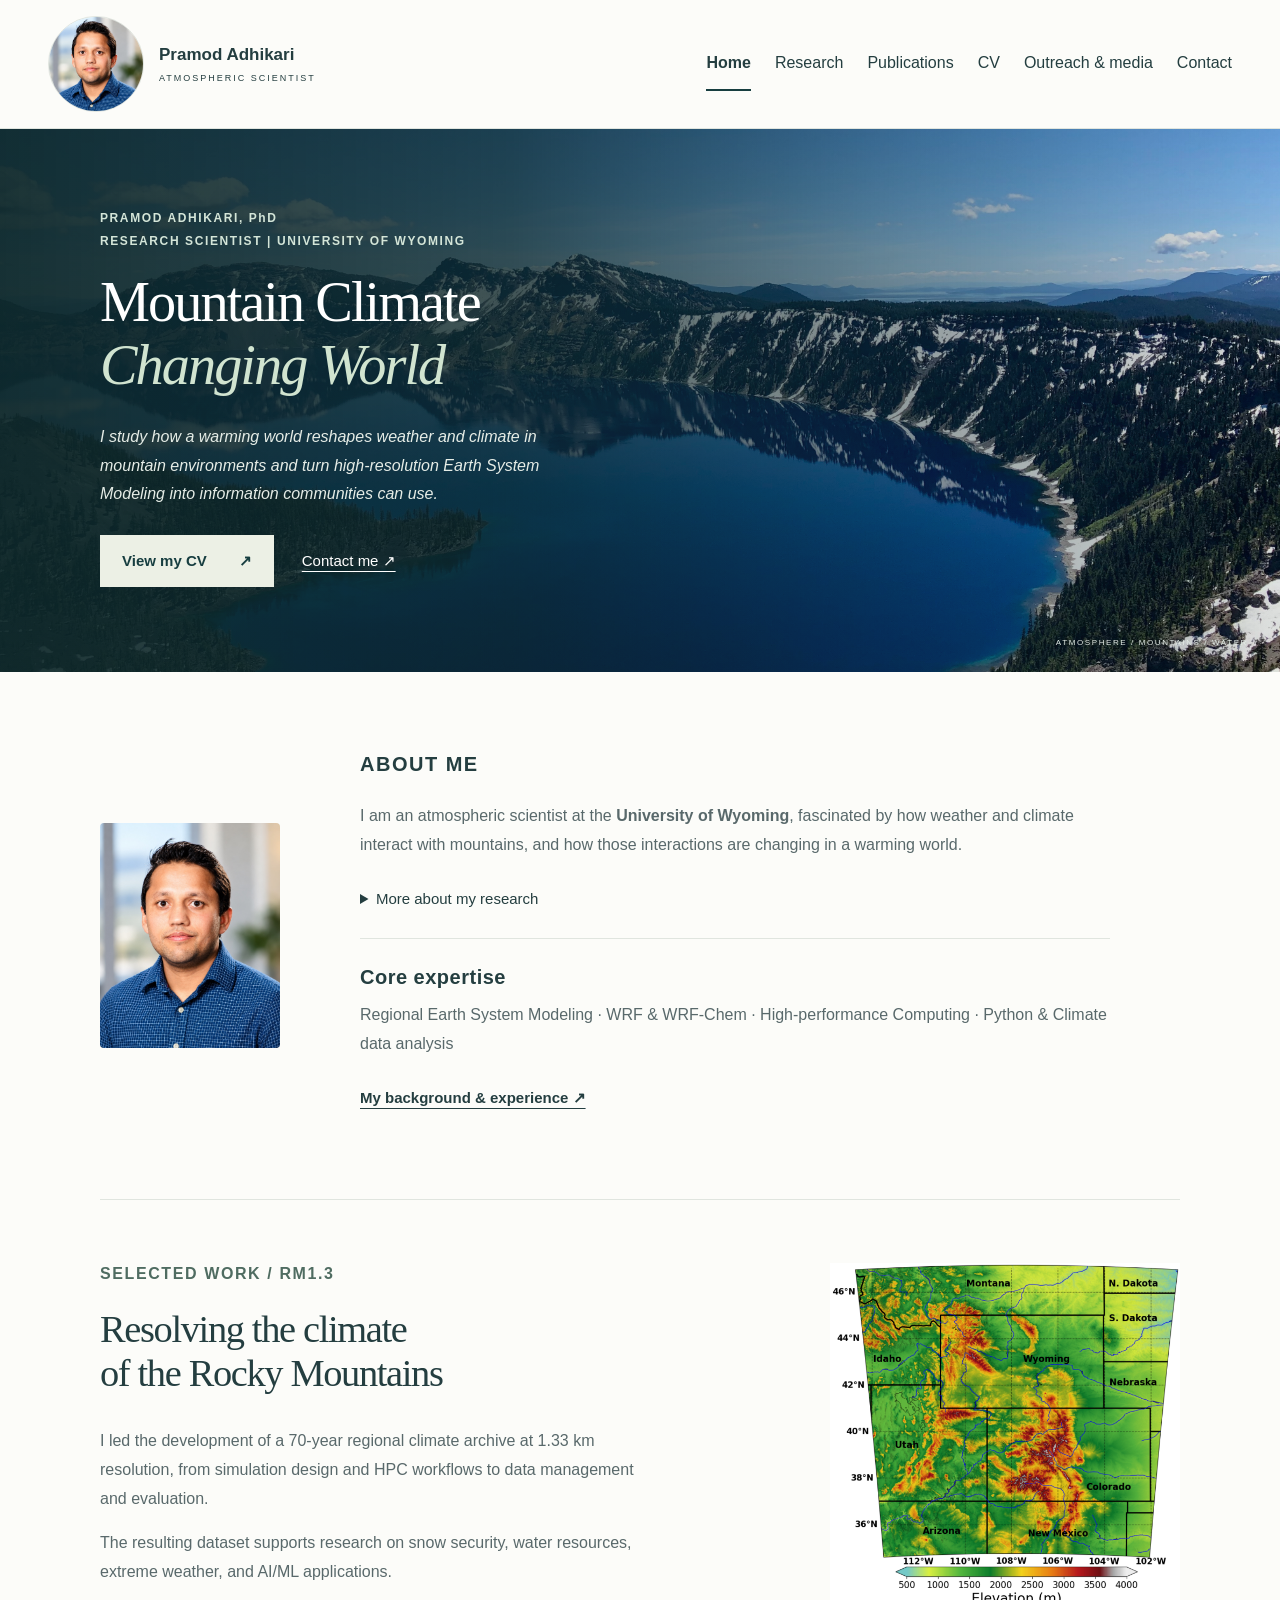
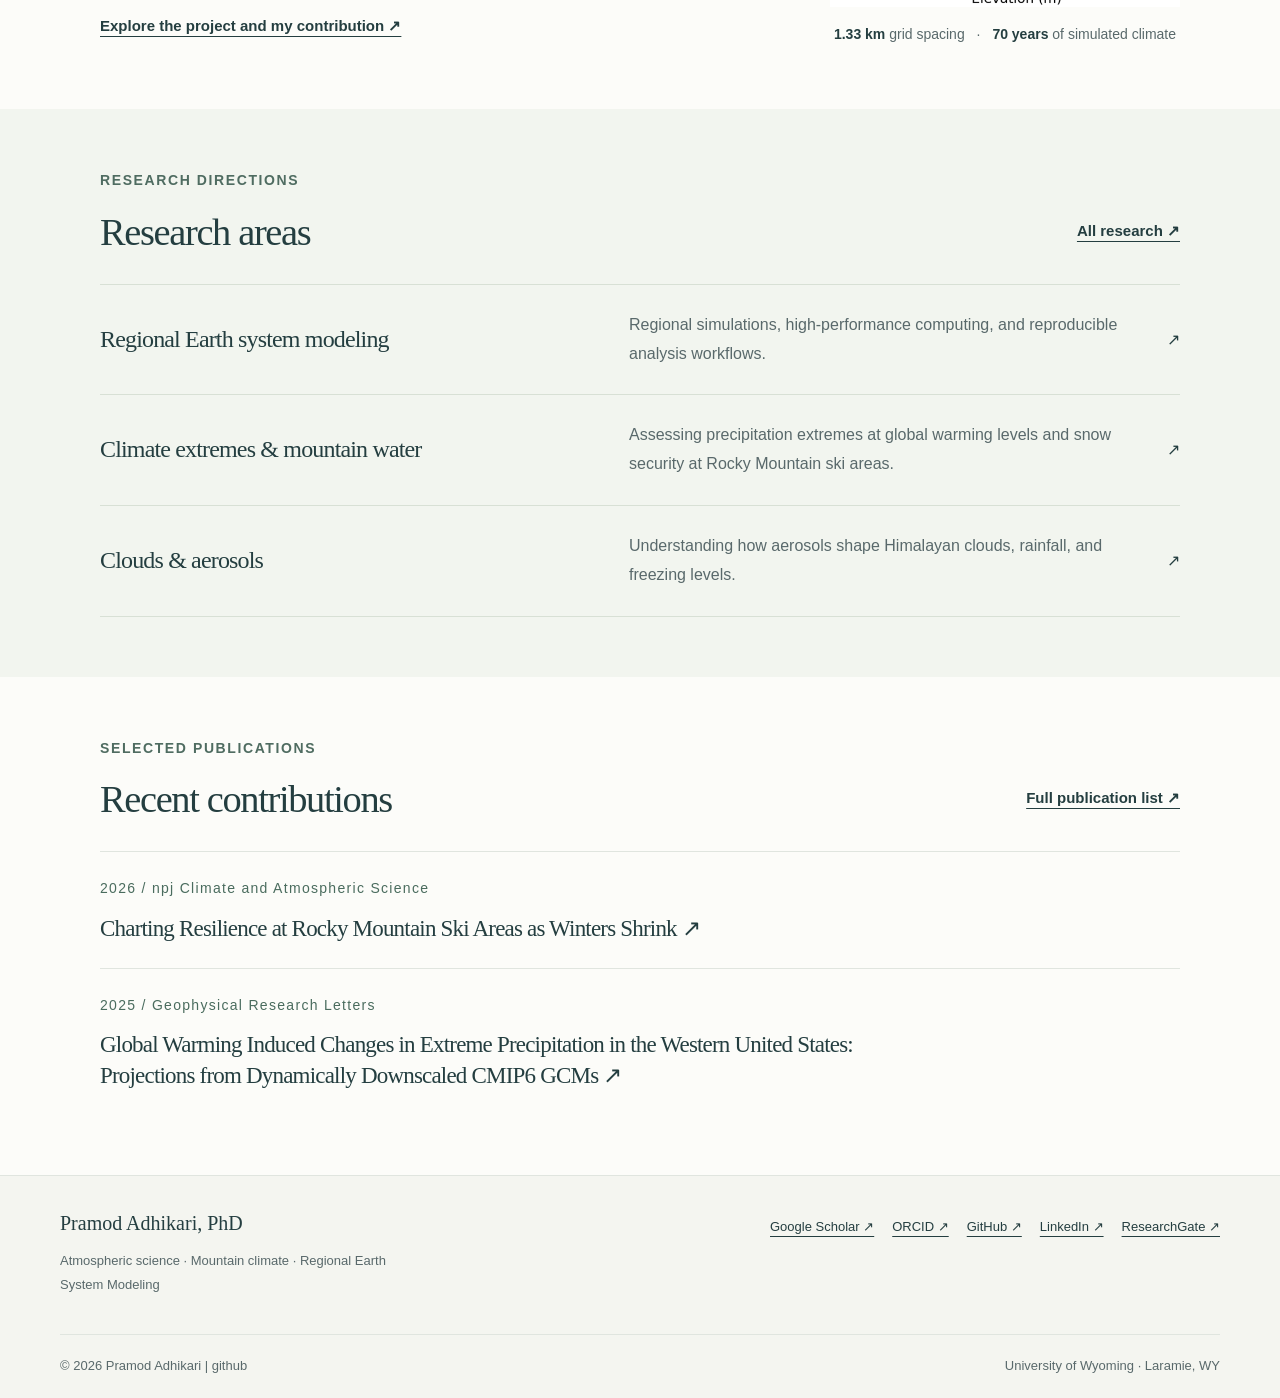
<file: index.html>
<!doctype html>
<html lang="en"><head><meta charset="utf-8"><meta name="viewport" content="width=device-width, initial-scale=1"><title>Home | Pramod Adhikari</title><meta name="description" content="Pramod Adhikari, PhD. Atmospheric scientist at the University of Wyoming researching mountain climate, regional Earth system modeling, and climate extremes."><meta name="theme-color" content="#173e40"><link rel="stylesheet" href="assets/site.css?v=2"><script src="assets/site.js?v=2" defer></script></head>
<body><a class="skip" href="#main">Skip to content</a><header class="site-header"><div class="nav-wrap"><a class="brand" href="index.html"><img class="brand-photo" src="images/personal_photo.jpeg" alt="" width="48" height="48"><span>Pramod Adhikari<small>ATMOSPHERIC SCIENTIST</small></span></a><button class="menu-toggle" aria-expanded="false" aria-controls="navigation" hidden>Menu <span aria-hidden="true">☰</span></button><nav id="navigation" aria-label="Main navigation"><a href="index.html" aria-current="page">Home</a><a href="research.html">Research</a><a href="publications.html">Publications</a><a href="cv.html">CV</a><a href="media.html">Outreach & media</a><a href="contact.html">Contact</a></nav></div></header>
<main id="main" class="home-refined"><section class="hero"><div class="hero-content wrap"><p class="eyebrow">PRAMOD ADHIKARI, PhD<br>RESEARCH SCIENTIST | UNIVERSITY OF WYOMING</p><h1>Mountain Climate<br><em>Changing World</em></h1><p><em>I study how a warming world reshapes weather and climate in mountain environments and turn high-resolution Earth System Modeling into information communities can use.</em></p><div class="actions"><a class="button light" href="cv/Adhikari_CV.pdf">View my CV <span>↗</span></a><a class="hero-link" href="mailto:pramod.adhikari@uwyo.edu">Contact me ↗</a></div></div><div class="hero-caption">ATMOSPHERE / MOUNTAINS / WATER</div></section>
<section class="about wrap"><div class="portrait"><img src="images/personal_photo.jpeg" alt="Pramod Adhikari" width="300" height="350"></div><div><h2 class="about-heading">ABOUT ME</h2><p>I am an atmospheric scientist at the <strong>University of Wyoming</strong>, fascinated by how weather and climate interact with mountains, and how those interactions are changing in a warming world.</p><details class="about-more"><summary>More about my research</summary><p>My research has taken me from studying aerosol–cloud interactions over the Himalayas to exploring snow, precipitation, and extreme weather across the American West. I combine high-resolution Earth system modeling with observations and data analysis to understand these complex processes and what they mean for communities and landscapes.</p><p>Ultimately, I want my research to connect atmospheric science with real-world problems, helping turn our understanding of a changing climate into useful information for adaptation and resilience.</p></details><p class="expertise-line"><strong style="font-size: 20px;">Core expertise</strong> Regional Earth System Modeling · WRF & WRF-Chem · High-performance Computing · Python & Climate data analysis</p><a class="text-link" href="cv.html">My background & experience ↗</a></div></section>

<section class="wrap home-project"><div><p class="eyebrow">SELECTED WORK / RM1.3</p><h2>Resolving the climate<br>of the Rocky Mountains</h2><p>I led the development of a 70-year regional climate archive at 1.33 km resolution, from simulation design and HPC workflows to data management and evaluation.</p><p>The resulting dataset supports research on snow security, water resources, extreme weather, and AI/ML applications.</p><a class="text-link" href="regional-modeling.html#rm13">Explore the project and my contribution ↗</a></div><figure class="project-map"><a href="regional-modeling.html#rm13"><img src="assets/research/rm13-domain.png" alt="Terrain and model domain for the RM1.3 Rocky Mountain climate simulations" loading="lazy"></a><figcaption><strong>1.33 km</strong> grid spacing <span>·</span> <strong>70 years</strong> of simulated climate</figcaption></figure></section><div class="research-band"><section class="wrap block"><div class="section-heading"><div><p class="eyebrow">RESEARCH DIRECTIONS</p><h2>Research areas</h2></div><a class="text-link" href="research.html">All research ↗</a></div><div class="cards"><a class="research-card" href="regional-modeling.html"><span class="card-number">01 / MODELING</span><h3>Regional Earth system modeling</h3><p>Regional simulations, high-performance computing, and reproducible analysis workflows.</p><span class="card-arrow">↗</span></a><a class="research-card" href="climate-extremes.html"><span class="card-number">02 / HYDROCLIMATE</span><h3>Climate extremes & mountain water</h3><p>Assessing precipitation extremes at global warming levels and snow security at Rocky Mountain ski areas.</p><span class="card-arrow">↗</span></a><a class="research-card" href="clouds-aerosols.html"><span class="card-number">03 / ATMOSPHERIC PROCESSES</span><h3>Clouds & aerosols</h3><p>Understanding how aerosols shape Himalayan clouds, rainfall, and freezing levels.</p><span class="card-arrow">↗</span></a></div></section></div><section class="wrap block"><div class="section-heading"><div><p class="eyebrow">SELECTED PUBLICATIONS</p><h2>Recent contributions</h2></div><a class="text-link" href="publications.html">Full publication list ↗</a></div><article class="publication"><span class="pub-label">2026 / npj Climate and Atmospheric Science</span><h3><a href="https://www.nature.com/articles/s41612-026-01530-5">Charting Resilience at Rocky Mountain Ski Areas as Winters Shrink <span aria-hidden="true">↗</span></a></h3></article><article class="publication"><span class="pub-label">2025 / Geophysical Research Letters</span><h3><a href="https://doi.org/10.1029/2025GL116113">Global Warming Induced Changes in Extreme Precipitation in the Western United States: Projections from Dynamically Downscaled CMIP6 GCMs <span aria-hidden="true">↗</span></a></h3></article></section></main><div id="footer-container"><footer><p>© 2026 Pramod Adhikari · <a href="contact.html">Contact</a></p></footer></div></body></html>
</file>
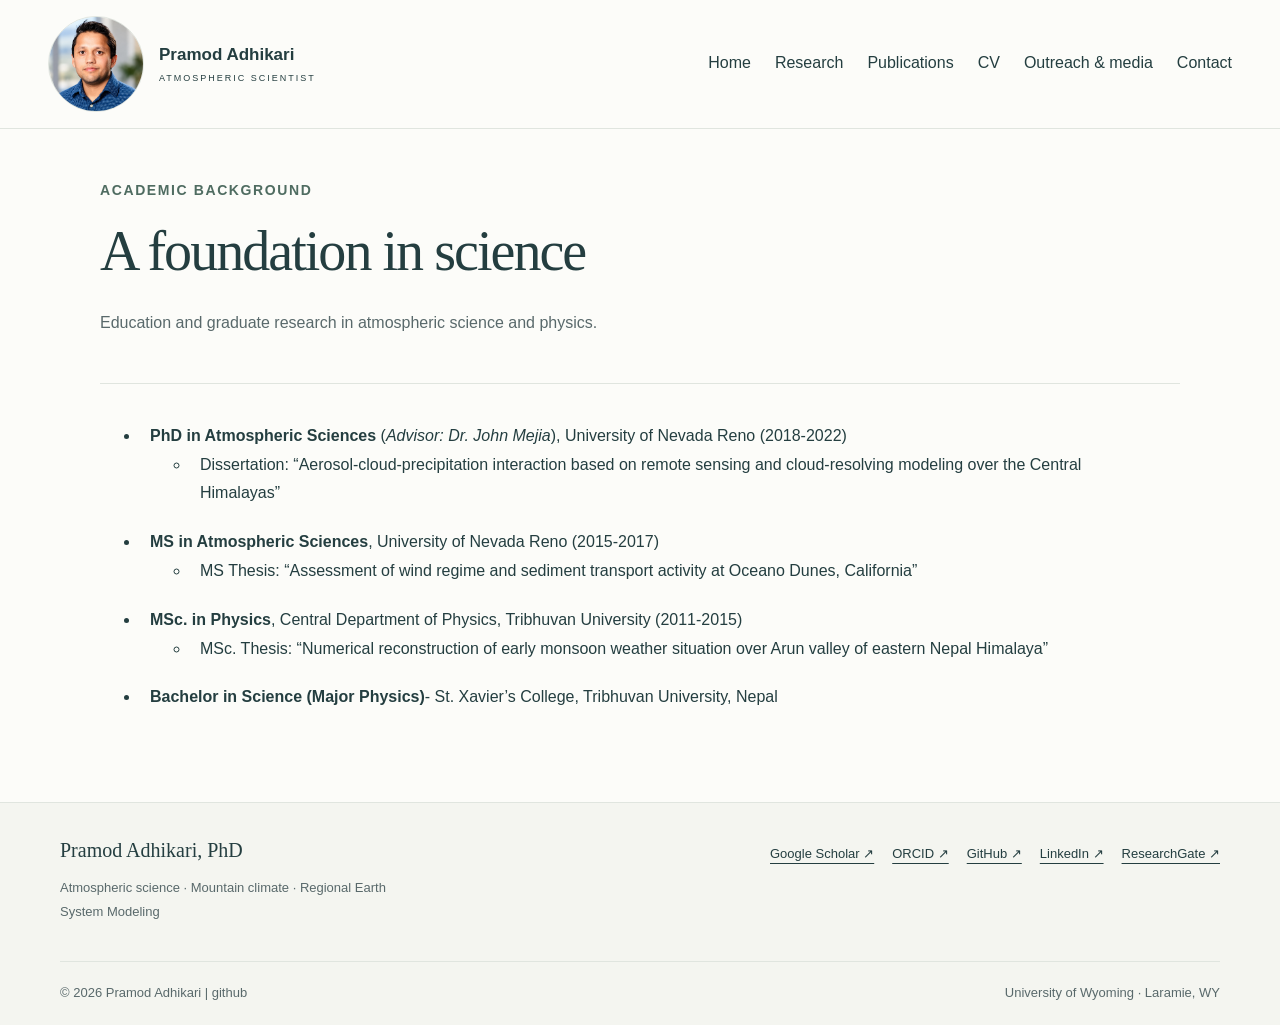
<file: academics.html>
<!doctype html>
<html lang="en"><head><meta charset="utf-8"><meta name="viewport" content="width=device-width, initial-scale=1"><title>Education | Pramod Adhikari</title><meta name="description" content="Pramod Adhikari, PhD. Atmospheric scientist at the University of Wyoming researching mountain climate, regional Earth system modeling, and climate extremes."><meta name="theme-color" content="#173e40"><link rel="stylesheet" href="assets/site.css?v=2"><script src="assets/site.js?v=2" defer></script></head>
<body><a class="skip" href="#main">Skip to content</a><header class="site-header"><div class="nav-wrap"><a class="brand" href="index.html"><img class="brand-photo" src="images/personal_photo.jpeg" alt="" width="48" height="48"><span>Pramod Adhikari<small>ATMOSPHERIC SCIENTIST</small></span></a><button class="menu-toggle" aria-expanded="false" aria-controls="navigation" hidden>Menu <span aria-hidden="true">☰</span></button><nav id="navigation" aria-label="Main navigation"><a href="index.html">Home</a><a href="research.html">Research</a><a href="publications.html">Publications</a><a href="cv.html">CV</a><a href="media.html">Outreach & media</a><a href="contact.html">Contact</a></nav></div></header>
<main id="main"><div class="page-intro wrap"><p class="eyebrow">ACADEMIC BACKGROUND</p><h1>A foundation in science</h1><p class="lede">Education and graduate research in atmospheric science and physics.</p></div><div class="wrap prose"><section>

        <ul>
            <li><strong>PhD in Atmospheric Sciences</strong> (<i>Advisor: Dr. John Mejia</i>), University of Nevada Reno (2018-2022)
                <ul>
                    <li>Dissertation: “Aerosol-cloud-precipitation interaction based on remote sensing and cloud-resolving modeling over the Central Himalayas”</li>
                </ul>
            </li>
            <li><strong>MS in Atmospheric Sciences</strong>, University of Nevada Reno (2015-2017)
                <ul>
                    <li>MS Thesis: “Assessment of wind regime and sediment transport activity at Oceano Dunes, California”</li>
                </ul>
            </li>
            <li><strong>MSc. in Physics</strong>, Central Department of Physics, Tribhuvan University (2011-2015)
                <ul>
                    <li>MSc. Thesis: “Numerical reconstruction of early monsoon weather situation over Arun valley of eastern Nepal Himalaya” </li>
                </ul>
            </li>
             <li><strong>Bachelor in Science (Major Physics)</strong>- St. Xavier’s College, Tribhuvan University, Nepal </li>
        </ul>
    </section></div></main><div id="footer-container"><footer><p>© 2026 Pramod Adhikari · <a href="contact.html">Contact</a></p></footer></div></body></html>
</file>
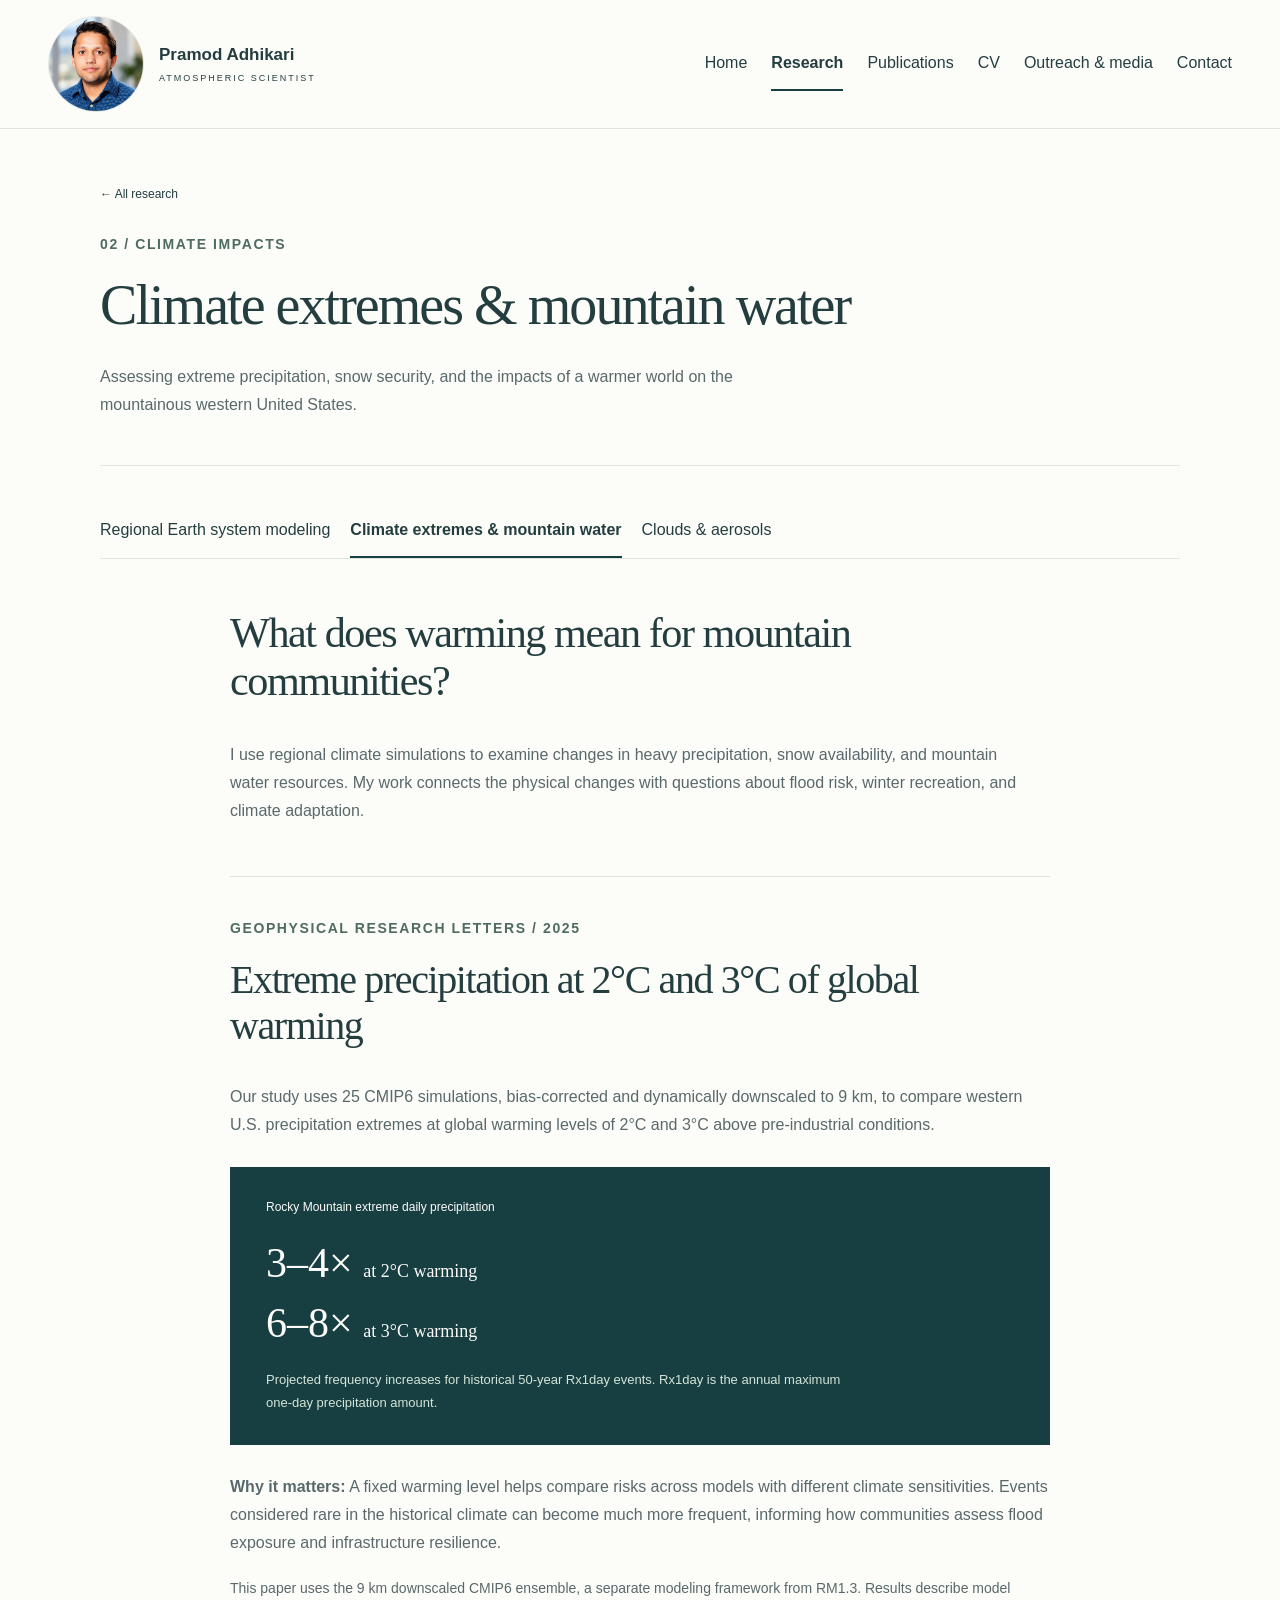
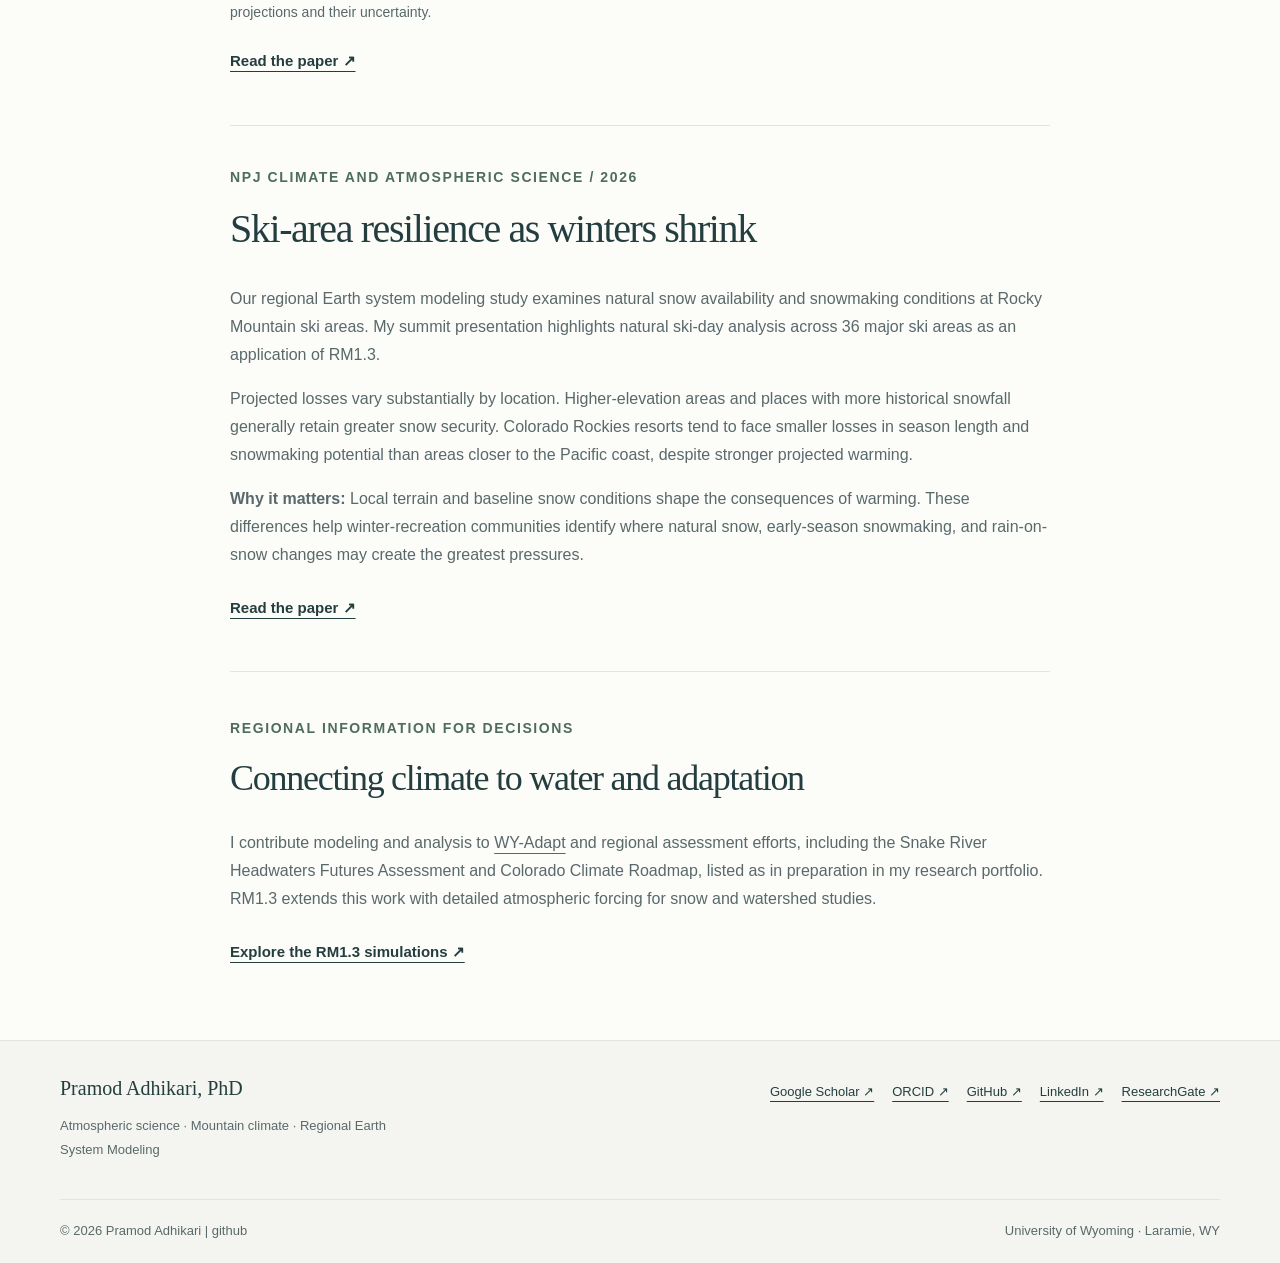
<file: climate-extremes.html>
<!doctype html>
<html lang="en"><head><meta charset="utf-8"><meta name="viewport" content="width=device-width, initial-scale=1"><title>Climate extremes &amp; mountain water | Pramod Adhikari</title><meta name="description" content="Assessing extreme precipitation, snow security, and the impacts of a warmer world on the mountainous western United States."><meta name="theme-color" content="#173e40"><link rel="stylesheet" href="assets/site.css?v=2"><script src="assets/site.js?v=2" defer></script></head>
<body><a class="skip" href="#main">Skip to content</a><header class="site-header"><div class="nav-wrap"><a class="brand" href="index.html"><img class="brand-photo" src="images/personal_photo.jpeg" alt="" width="48" height="48"><span>Pramod Adhikari<small>ATMOSPHERIC SCIENTIST</small></span></a><button class="menu-toggle" aria-expanded="false" aria-controls="navigation" hidden>Menu <span aria-hidden="true">☰</span></button><nav id="navigation" aria-label="Main navigation"><a href="index.html">Home</a><a href="research.html" class="section-active">Research</a><a href="publications.html">Publications</a><a href="cv.html">CV</a><a href="media.html">Outreach & media</a><a href="contact.html">Contact</a></nav></div></header>
<main id="main"><div class="page-intro wrap"><a class="back-link" href="research.html">← All research</a><p class="eyebrow">02 / CLIMATE IMPACTS</p><h1>Climate extremes & mountain water</h1><p class="lede">Assessing extreme precipitation, snow security, and the impacts of a warmer world on the mountainous western United States.</p></div><nav class="topic-nav wrap" aria-label="Research topics"><a href="regional-modeling.html">Regional Earth system modeling</a><a href="climate-extremes.html" aria-current="page">Climate extremes & mountain water</a><a href="clouds-aerosols.html">Clouds & aerosols</a></nav><div class="wrap research-content"><section class="research-summary"><h2>What does warming mean for mountain communities?</h2><p>I use regional climate simulations to examine changes in heavy precipitation, snow availability, and mountain water resources. My work connects the physical changes with questions about flood risk, winter recreation, and climate adaptation.</p></section><article class="study"><p class="eyebrow">GEOPHYSICAL RESEARCH LETTERS / 2025</p><h2>Extreme precipitation at 2°C and 3°C of global warming</h2><p>Our study uses 25 CMIP6 simulations, bias-corrected and dynamically downscaled to 9 km, to compare western U.S. precipitation extremes at global warming levels of 2°C and 3°C above pre-industrial conditions.</p><div class="finding"><span>Rocky Mountain extreme daily precipitation</span><strong>3–4× <small>at 2°C warming</small><br>6–8× <small>at 3°C warming</small></strong><p>Projected frequency increases for historical 50-year Rx1day events. Rx1day is the annual maximum one-day precipitation amount.</p></div><p><strong>Why it matters:</strong> A fixed warming level helps compare risks across models with different climate sensitivities. Events considered rare in the historical climate can become much more frequent, informing how communities assess flood exposure and infrastructure resilience.</p><p class="source-note">This paper uses the 9 km downscaled CMIP6 ensemble, a separate modeling framework from RM1.3. Results describe model projections and their uncertainty.</p><a class="text-link" href="https://doi.org/10.1029/2025GL116113">Read the paper ↗</a></article><div id="ski-areas"><article class="study"><p class="eyebrow">NPJ CLIMATE AND ATMOSPHERIC SCIENCE / 2026</p><h2>Ski-area resilience as winters shrink</h2><p>Our regional Earth system modeling study examines natural snow availability and snowmaking conditions at Rocky Mountain ski areas. My summit presentation highlights natural ski-day analysis across 36 major ski areas as an application of RM1.3.</p><p>Projected losses vary substantially by location. Higher-elevation areas and places with more historical snowfall generally retain greater snow security. Colorado Rockies resorts tend to face smaller losses in season length and snowmaking potential than areas closer to the Pacific coast, despite stronger projected warming.</p><p><strong>Why it matters:</strong> Local terrain and baseline snow conditions shape the consequences of warming. These differences help winter-recreation communities identify where natural snow, early-season snowmaking, and rain-on-snow changes may create the greatest pressures.</p><a class="text-link" href="https://doi.org/10.1038/s41612-026-01530-5">Read the paper ↗</a></article></div><section class="research-closing"><p class="eyebrow">REGIONAL INFORMATION FOR DECISIONS</p><h2>Connecting climate to water and adaptation</h2><p>I contribute modeling and analysis to <a href="https://wyadapt.org/">WY-Adapt</a> and regional assessment efforts, including the Snake River Headwaters Futures Assessment and Colorado Climate Roadmap, listed as in preparation in my research portfolio. RM1.3 extends this work with detailed atmospheric forcing for snow and watershed studies.</p><a class="text-link" href="regional-modeling.html#rm13">Explore the RM1.3 simulations ↗</a></section></div></main><div id="footer-container"><footer><p>© 2026 Pramod Adhikari · <a href="contact.html">Contact</a></p></footer></div></body></html>
</file>
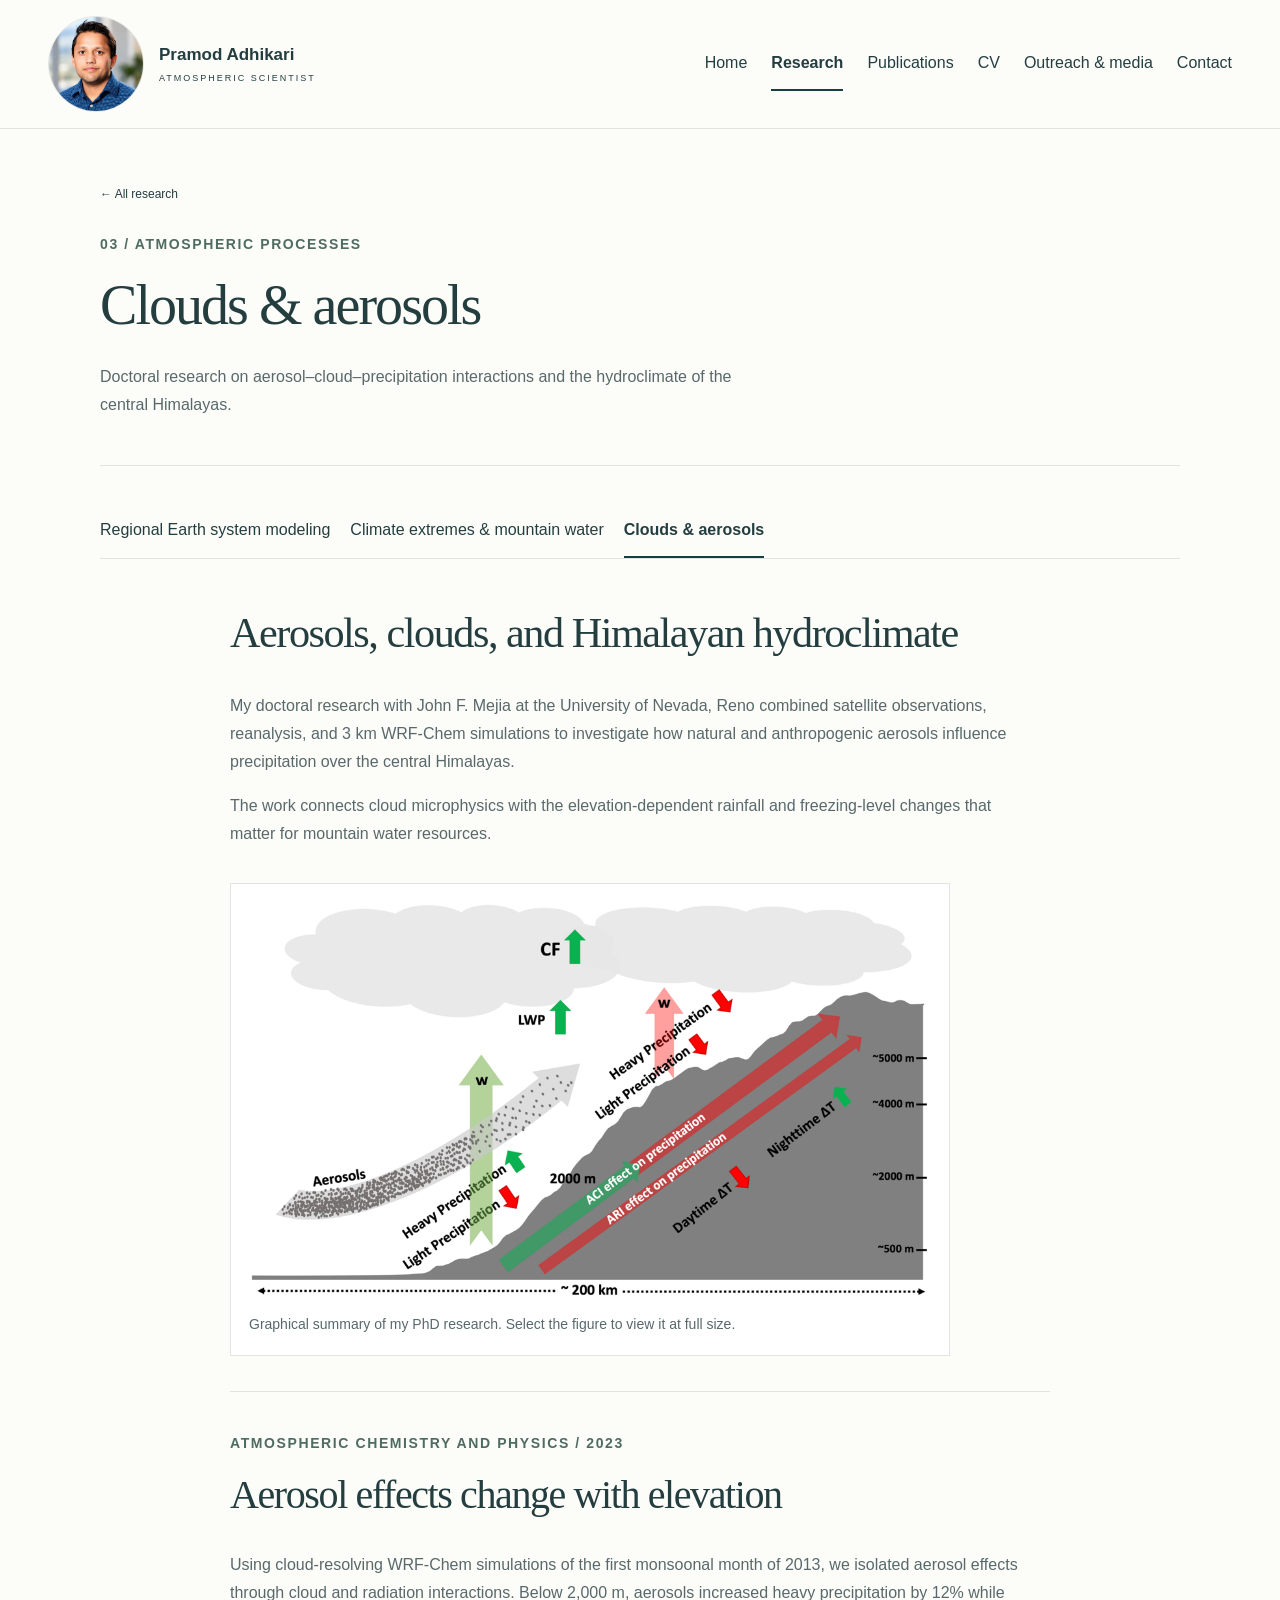
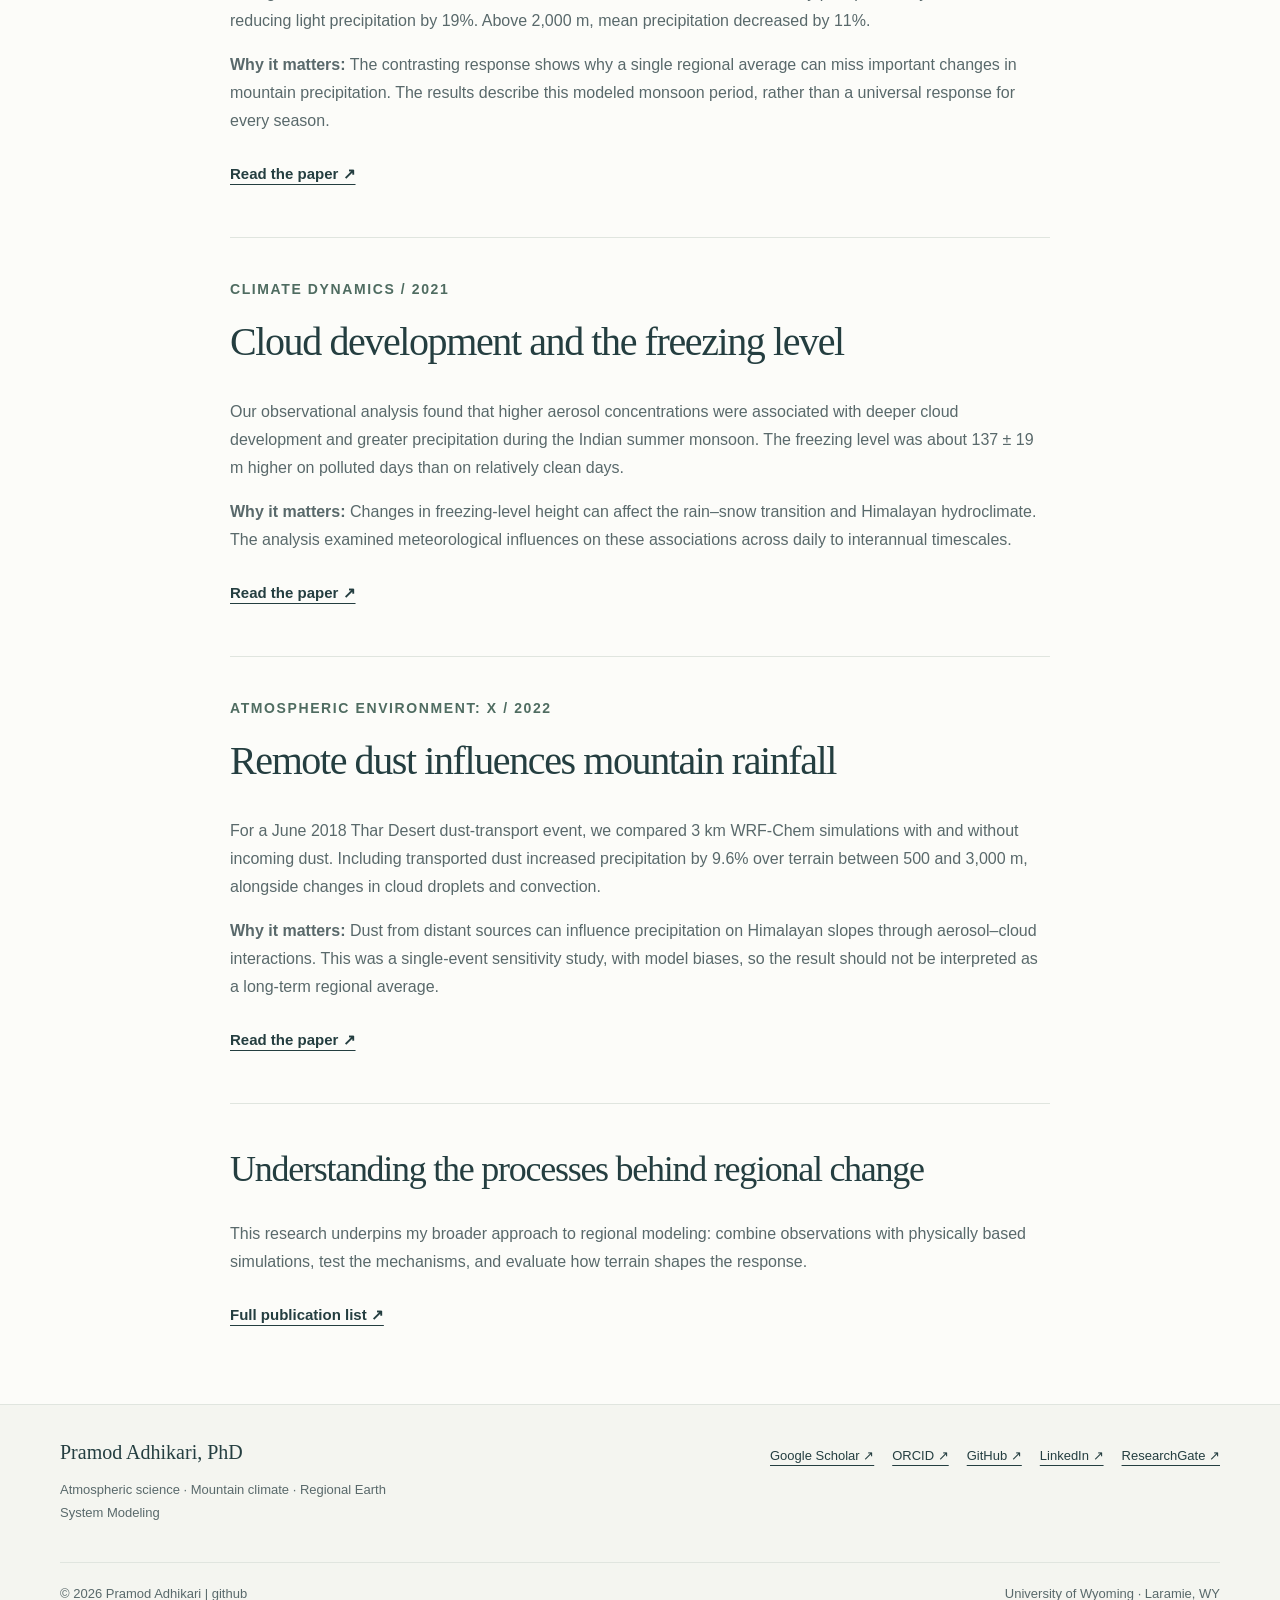
<file: clouds-aerosols.html>
<!doctype html>
<html lang="en"><head><meta charset="utf-8"><meta name="viewport" content="width=device-width, initial-scale=1"><title>Clouds &amp; aerosols | Pramod Adhikari</title><meta name="description" content="Doctoral research on aerosol–cloud–precipitation interactions and the hydroclimate of the central Himalayas."><meta name="theme-color" content="#173e40"><link rel="stylesheet" href="assets/site.css?v=2"><script src="assets/site.js?v=2" defer></script></head>
<body><a class="skip" href="#main">Skip to content</a><header class="site-header"><div class="nav-wrap"><a class="brand" href="index.html"><img class="brand-photo" src="images/personal_photo.jpeg" alt="" width="48" height="48"><span>Pramod Adhikari<small>ATMOSPHERIC SCIENTIST</small></span></a><button class="menu-toggle" aria-expanded="false" aria-controls="navigation" hidden>Menu <span aria-hidden="true">☰</span></button><nav id="navigation" aria-label="Main navigation"><a href="index.html">Home</a><a href="research.html" class="section-active">Research</a><a href="publications.html">Publications</a><a href="cv.html">CV</a><a href="media.html">Outreach & media</a><a href="contact.html">Contact</a></nav></div></header>
<main id="main"><div class="page-intro wrap"><a class="back-link" href="research.html">← All research</a><p class="eyebrow">03 / ATMOSPHERIC PROCESSES</p><h1>Clouds & aerosols</h1><p class="lede">Doctoral research on aerosol–cloud–precipitation interactions and the hydroclimate of the central Himalayas.</p></div><nav class="topic-nav wrap" aria-label="Research topics"><a href="regional-modeling.html">Regional Earth system modeling</a><a href="climate-extremes.html">Climate extremes & mountain water</a><a href="clouds-aerosols.html" aria-current="page">Clouds & aerosols</a></nav><div class="wrap research-content"><section class="research-summary"><h2>Aerosols, clouds, and Himalayan hydroclimate</h2><p>My doctoral research with John F. Mejia at the University of Nevada, Reno combined satellite observations, reanalysis, and 3 km WRF-Chem simulations to investigate how natural and anthropogenic aerosols influence precipitation over the central Himalayas.</p><p>The work connects cloud microphysics with the elevation-dependent rainfall and freezing-level changes that matter for mountain water resources.</p><figure class="research-figure phd-figure"><a href="images/graphical_abstract_phd.png"><img src="images/graphical_abstract_phd.png" alt="Graphical summary of doctoral research on aerosol, cloud, and precipitation interactions over the Himalayas" loading="lazy"></a><figcaption>Graphical summary of my PhD research. Select the figure to view it at full size.</figcaption></figure></section><article class="study"><p class="eyebrow">ATMOSPHERIC CHEMISTRY AND PHYSICS / 2023</p><h2>Aerosol effects change with elevation</h2><p>Using cloud-resolving WRF-Chem simulations of the first monsoonal month of 2013, we isolated aerosol effects through cloud and radiation interactions. Below 2,000 m, aerosols increased heavy precipitation by 12% while reducing light precipitation by 19%. Above 2,000 m, mean precipitation decreased by 11%.</p><p><strong>Why it matters:</strong> The contrasting response shows why a single regional average can miss important changes in mountain precipitation. The results describe this modeled monsoon period, rather than a universal response for every season.</p><a class="text-link" href="https://doi.org/10.5194/acp-23-1019-2023">Read the paper ↗</a></article><article class="study"><p class="eyebrow">CLIMATE DYNAMICS / 2021</p><h2>Cloud development and the freezing level</h2><p>Our observational analysis found that higher aerosol concentrations were associated with deeper cloud development and greater precipitation during the Indian summer monsoon. The freezing level was about 137 ± 19 m higher on polluted days than on relatively clean days.</p><p><strong>Why it matters:</strong> Changes in freezing-level height can affect the rain–snow transition and Himalayan hydroclimate. The analysis examined meteorological influences on these associations across daily to interannual timescales.</p><a class="text-link" href="https://doi.org/10.1007/s00382-021-05710-2">Read the paper ↗</a></article><article class="study"><p class="eyebrow">ATMOSPHERIC ENVIRONMENT: X / 2022</p><h2>Remote dust influences mountain rainfall</h2><p>For a June 2018 Thar Desert dust-transport event, we compared 3 km WRF-Chem simulations with and without incoming dust. Including transported dust increased precipitation by 9.6% over terrain between 500 and 3,000 m, alongside changes in cloud droplets and convection.</p><p><strong>Why it matters:</strong> Dust from distant sources can influence precipitation on Himalayan slopes through aerosol–cloud interactions. This was a single-event sensitivity study, with model biases, so the result should not be interpreted as a long-term regional average.</p><a class="text-link" href="https://doi.org/10.1016/j.aeaoa.2022.100179">Read the paper ↗</a></article><section class="research-closing"><h2>Understanding the processes behind regional change</h2><p>This research underpins my broader approach to regional modeling: combine observations with physically based simulations, test the mechanisms, and evaluate how terrain shapes the response.</p><a class="text-link" href="publications.html">Full publication list ↗</a></section></div></main><div id="footer-container"><footer><p>© 2026 Pramod Adhikari · <a href="contact.html">Contact</a></p></footer></div></body></html>
</file>
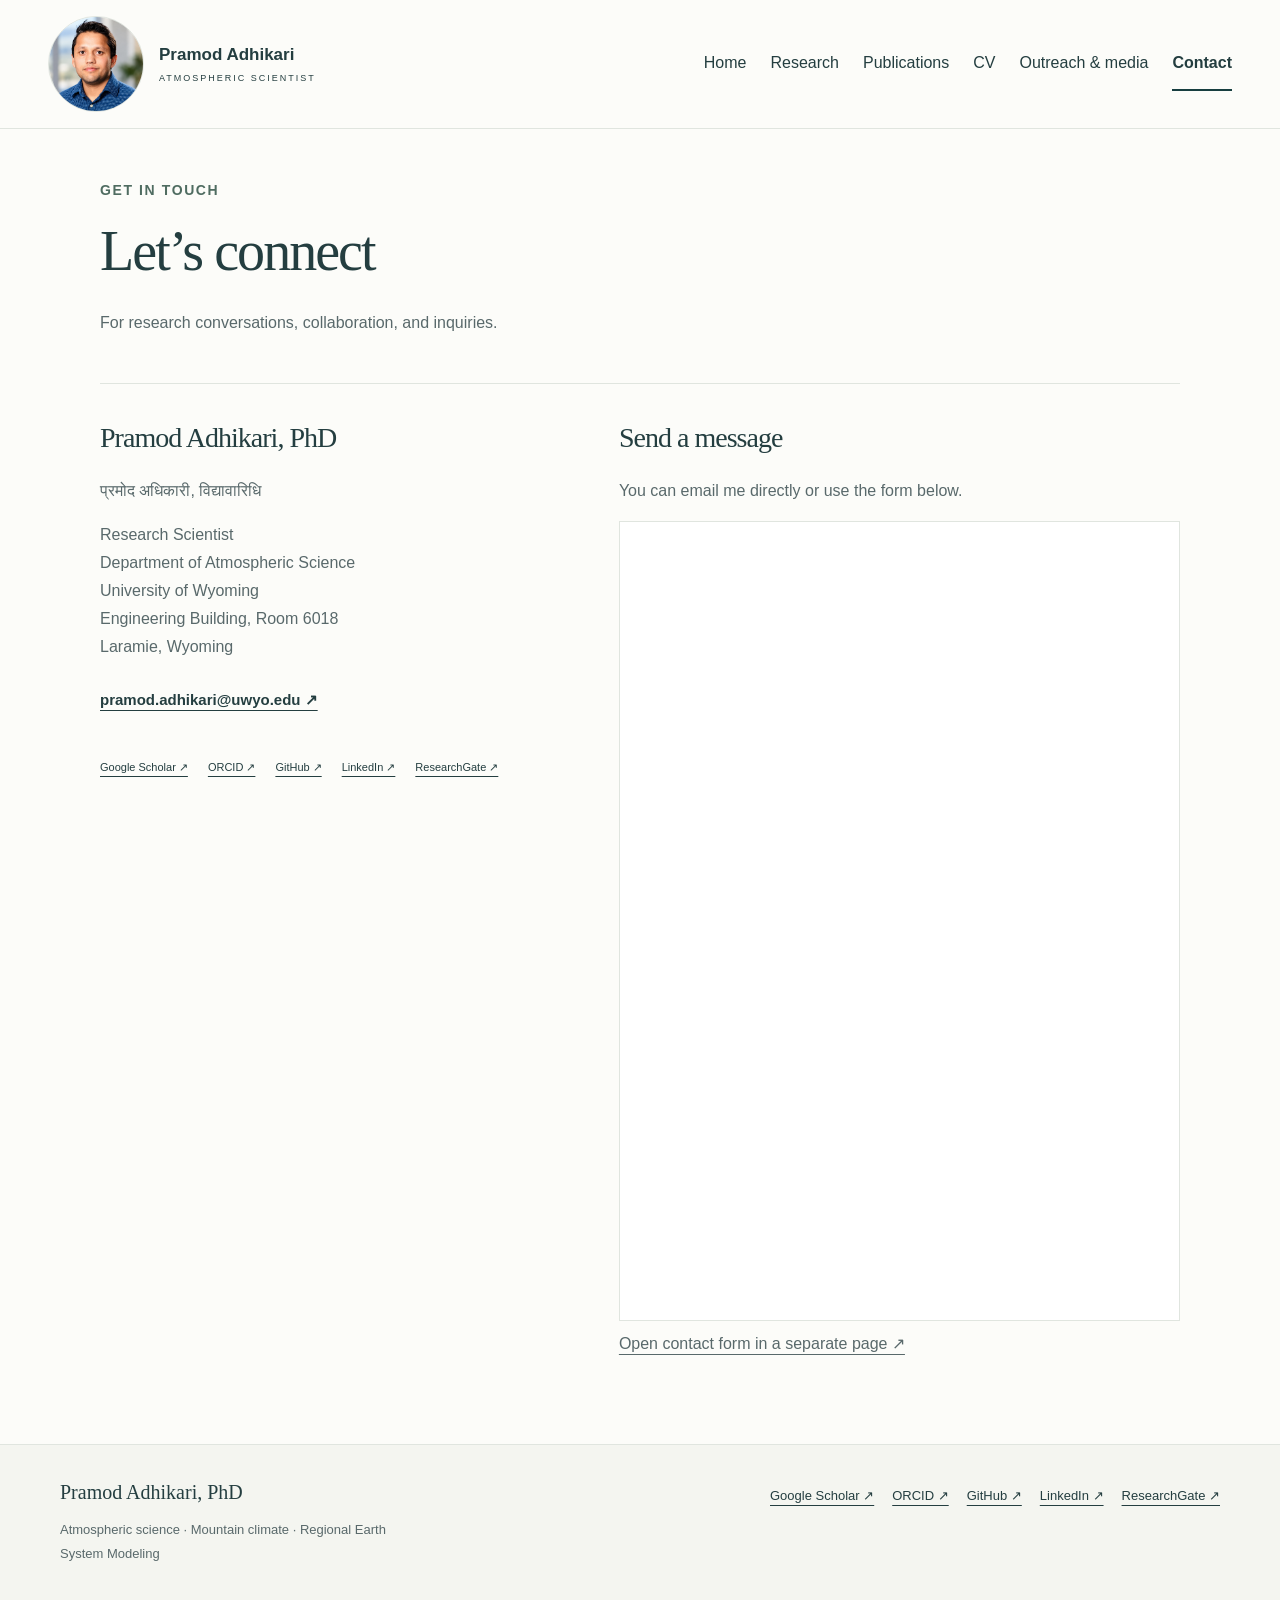
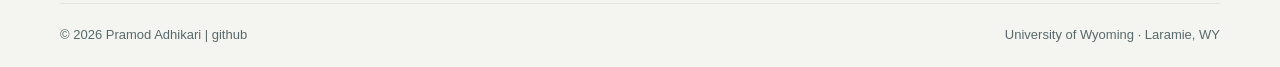
<file: contact.html>
<!doctype html>
<html lang="en"><head><meta charset="utf-8"><meta name="viewport" content="width=device-width, initial-scale=1"><title>Contact | Pramod Adhikari</title><meta name="description" content="Pramod Adhikari, PhD. Atmospheric scientist at the University of Wyoming researching mountain climate, regional Earth system modeling, and climate extremes."><meta name="theme-color" content="#173e40"><link rel="stylesheet" href="assets/site.css?v=2"><script src="assets/site.js?v=2" defer></script></head>
<body><a class="skip" href="#main">Skip to content</a><header class="site-header"><div class="nav-wrap"><a class="brand" href="index.html"><img class="brand-photo" src="images/personal_photo.jpeg" alt="" width="48" height="48"><span>Pramod Adhikari<small>ATMOSPHERIC SCIENTIST</small></span></a><button class="menu-toggle" aria-expanded="false" aria-controls="navigation" hidden>Menu <span aria-hidden="true">☰</span></button><nav id="navigation" aria-label="Main navigation"><a href="index.html">Home</a><a href="research.html">Research</a><a href="publications.html">Publications</a><a href="cv.html">CV</a><a href="media.html">Outreach & media</a><a href="contact.html" aria-current="page">Contact</a></nav></div></header>
<main id="main"><div class="page-intro wrap"><p class="eyebrow">GET IN TOUCH</p><h1>Let’s connect</h1><p class="lede">For research conversations, collaboration, and inquiries.</p></div><section class="wrap contact-layout"><div class="contact-details"><h2>Pramod Adhikari, PhD</h2><p lang="ne">प्रमोद अधिकारी, विद्यावारिधि</p><p>Research Scientist<br>Department of Atmospheric Science<br>University of Wyoming<br>Engineering Building, Room 6018<br>Laramie, Wyoming</p><a class="text-link" href="mailto:pramod.adhikari@uwyo.edu">pramod.adhikari@uwyo.edu ↗</a><div class="social"><a href="https://scholar.google.com/citations?user=QLI8ZaMAAAAJ&amp;hl=en">Google Scholar ↗</a><a href="https://orcid.org/0000-0001-8614-2461">ORCID ↗</a><a href="https://github.com/pramodadhikari">GitHub ↗</a><a href="https://www.linkedin.com/in/pramod-adhikari-ph-d-773a276a/">LinkedIn ↗</a><a href="https://www.researchgate.net/profile/Pramod-Adhikari">ResearchGate ↗</a></div></div><div><h2>Send a message</h2><p>You can email me directly or use the form below.</p><iframe title="Contact Pramod Adhikari" src="https://docs.google.com/forms/d/1UNCdZts7z0HbKKzS2zbsuqbidxcm2nwjhh5aL82e0Qo/viewform?embedded=true" width="100%" height="800" loading="lazy"></iframe><p><a href="https://docs.google.com/forms/d/1UNCdZts7z0HbKKzS2zbsuqbidxcm2nwjhh5aL82e0Qo/viewform">Open contact form in a separate page ↗</a></p></div></section></main><div id="footer-container"><footer><p>© 2026 Pramod Adhikari · <a href="contact.html">Contact</a></p></footer></div></body></html>
</file>
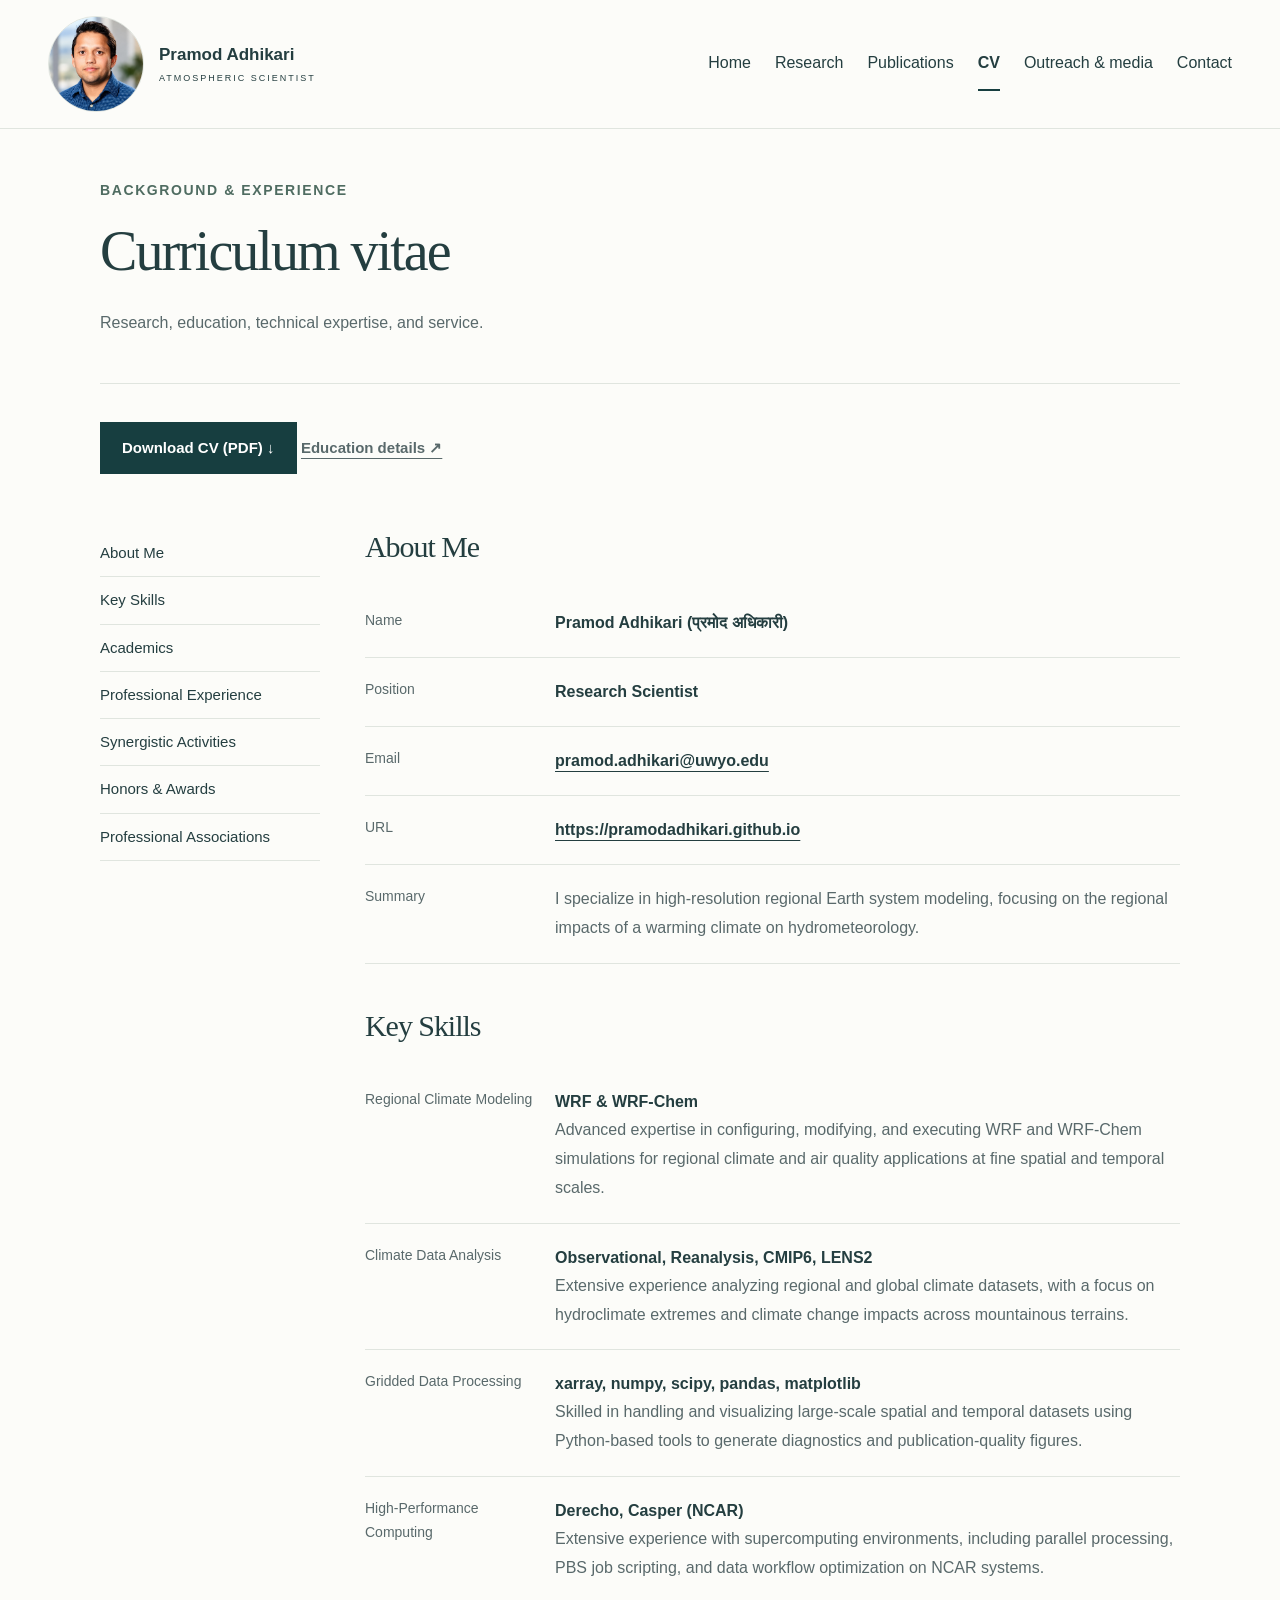
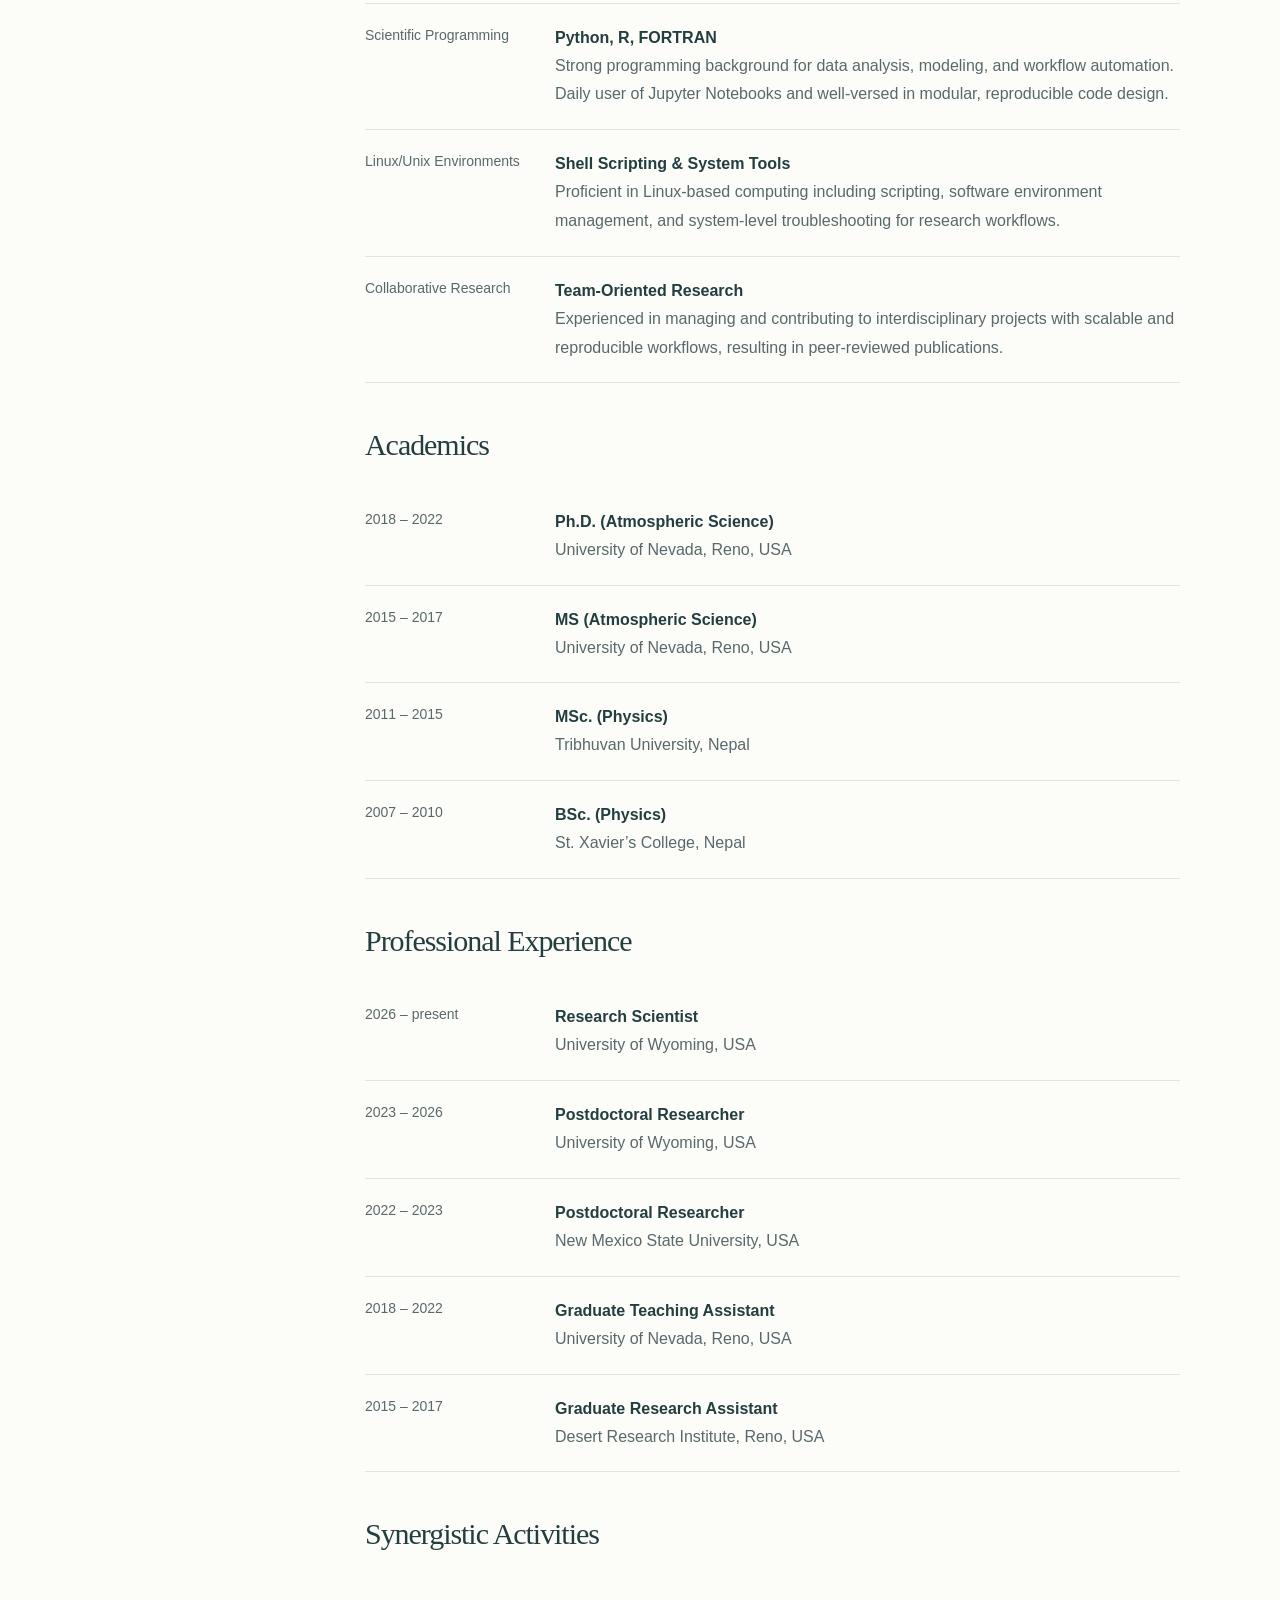
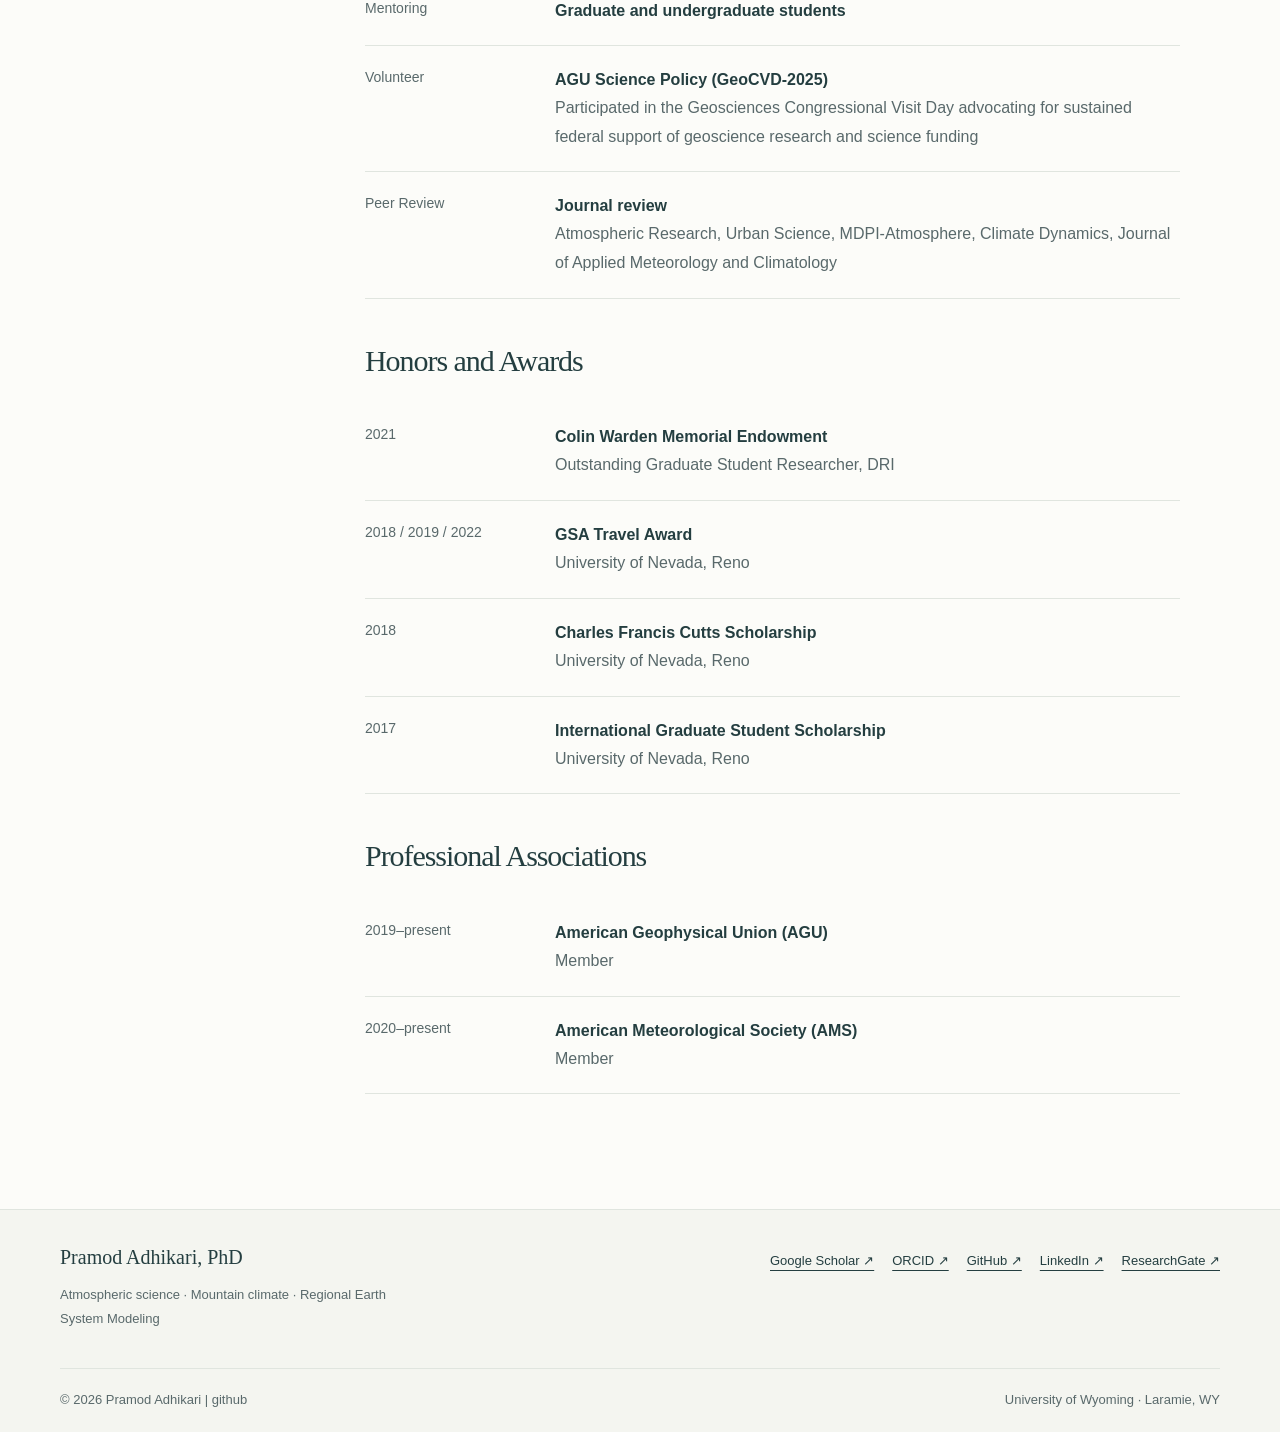
<file: cv.html>
<!doctype html>
<html lang="en"><head><meta charset="utf-8"><meta name="viewport" content="width=device-width, initial-scale=1"><title>Curriculum vitae | Pramod Adhikari</title><meta name="description" content="Pramod Adhikari, PhD. Atmospheric scientist at the University of Wyoming researching mountain climate, regional Earth system modeling, and climate extremes."><meta name="theme-color" content="#173e40"><link rel="stylesheet" href="assets/site.css?v=2"><script src="assets/site.js?v=2" defer></script></head>
<body><a class="skip" href="#main">Skip to content</a><header class="site-header"><div class="nav-wrap"><a class="brand" href="index.html"><img class="brand-photo" src="images/personal_photo.jpeg" alt="" width="48" height="48"><span>Pramod Adhikari<small>ATMOSPHERIC SCIENTIST</small></span></a><button class="menu-toggle" aria-expanded="false" aria-controls="navigation" hidden>Menu <span aria-hidden="true">☰</span></button><nav id="navigation" aria-label="Main navigation"><a href="index.html">Home</a><a href="research.html">Research</a><a href="publications.html">Publications</a><a href="cv.html" aria-current="page">CV</a><a href="media.html">Outreach & media</a><a href="contact.html">Contact</a></nav></div></header>
<main id="main"><div class="page-intro wrap"><p class="eyebrow">BACKGROUND & EXPERIENCE</p><h1>Curriculum vitae</h1><p class="lede">Research, education, technical expertise, and service.</p></div><div class="wrap"><p><a class="button" href="cv/Adhikari_CV.pdf">Download CV (PDF) ↓</a> <a class="text-link" href="academics.html">Education details ↗</a></p><div class="cv-layout">


    <aside class="sidebar">
      <ul>
        <li><a href="#about-me">About Me</a></li>
         <li><a href="#skills">Key Skills</a></li>
        <li><a href="#academics">Academics</a></li>
        <li><a href="#experience">Professional Experience</a></li>
        <li><a href="#volunteer">Synergistic Activities</a></li>
        <li><a href="#awards">Honors & Awards</a></li>
        <li><a href="#associations">Professional Associations</a></li>
      </ul>
    </aside>


    <div>
      <div class="cv-section" id="about-me">
        <h2>About Me</h2>
        <div class="cv-entry-flex"><div class="cv-date-block">Name</div><div class="cv-detail-block"><div class="title">Pramod Adhikari (प्रमोद अधिकारी) </div></div></div>
        <div class="cv-entry-flex"><div class="cv-date-block">Position</div><div class="cv-detail-block"><div class="title">Research Scientist</div></div></div>
        <div class="cv-entry-flex"><div class="cv-date-block">Email</div><div class="cv-detail-block"><a href="mailto:pramod.adhikari@uwyo.edu" class="title">pramod.adhikari@uwyo.edu</a></div></div>
        <div class="cv-entry-flex"><div class="cv-date-block">URL</div><div class="cv-detail-block"><a href="https://pramodadhikari.github.io" target="_blank" rel="noopener noreferrer" class="title">https://pramodadhikari.github.io</a></div></div>
        <div class="cv-entry-flex"><div class="cv-date-block">Summary</div><div class="cv-detail-block"><div class="place">I specialize in high-resolution regional Earth system modeling, focusing on the regional impacts of a warming climate on hydrometeorology.</div></div></div>
      </div>

      <div class="cv-section" id="skills">
  <h2>Key Skills</h2>

  <div class="cv-entry-flex">
    <div class="cv-date-block">Regional Climate Modeling</div>
    <div class="cv-detail-block">
      <div class="title">WRF & WRF-Chem</div>
      <div class="place">Advanced expertise in configuring, modifying, and executing WRF and WRF-Chem simulations for regional climate and air quality applications at fine spatial and temporal scales.</div>
    </div>
  </div>

  <div class="cv-entry-flex">
    <div class="cv-date-block">Climate Data Analysis</div>
    <div class="cv-detail-block">
      <div class="title">Observational, Reanalysis, CMIP6, LENS2</div>
      <div class="place">Extensive experience analyzing regional and global climate datasets, with a focus on hydroclimate extremes and climate change impacts across mountainous terrains.</div>
    </div>
  </div>

  <div class="cv-entry-flex">
    <div class="cv-date-block">Gridded Data Processing</div>
    <div class="cv-detail-block">
      <div class="title">xarray, numpy, scipy, pandas, matplotlib</div>
      <div class="place">Skilled in handling and visualizing large-scale spatial and temporal datasets using Python-based tools to generate diagnostics and publication-quality figures.</div>
    </div>
  </div>

  <div class="cv-entry-flex">
    <div class="cv-date-block">High-Performance Computing</div>
    <div class="cv-detail-block">
      <div class="title">Derecho, Casper (NCAR)</div>
      <div class="place">Extensive experience with supercomputing environments, including parallel processing, PBS job scripting, and data workflow optimization on NCAR systems.</div>
    </div>
  </div>

  <div class="cv-entry-flex">
    <div class="cv-date-block">Scientific Programming</div>
    <div class="cv-detail-block">
      <div class="title">Python, R, FORTRAN</div>
      <div class="place">Strong programming background for data analysis, modeling, and workflow automation. Daily user of Jupyter Notebooks and well-versed in modular, reproducible code design.</div>
    </div>
  </div>

  <div class="cv-entry-flex">
    <div class="cv-date-block">Linux/Unix Environments</div>
    <div class="cv-detail-block">
      <div class="title">Shell Scripting & System Tools</div>
      <div class="place">Proficient in Linux-based computing including scripting, software environment management, and system-level troubleshooting for research workflows.</div>
    </div>
  </div>

  <div class="cv-entry-flex">
    <div class="cv-date-block">Collaborative Research</div>
    <div class="cv-detail-block">
      <div class="title">Team-Oriented Research</div>
      <div class="place">Experienced in managing and contributing to interdisciplinary projects with scalable and reproducible workflows, resulting in peer-reviewed publications.</div>
    </div>
  </div>

</div>


      <div class="cv-section" id="academics">
        <h2>Academics</h2>
        <div class="cv-entry-flex"><div class="cv-date-block">2018 – 2022</div><div class="cv-detail-block"><div class="title">Ph.D. (Atmospheric Science)</div><div class="place">University of Nevada, Reno, USA</div></div></div>
        <div class="cv-entry-flex"><div class="cv-date-block">2015 – 2017</div><div class="cv-detail-block"><div class="title">MS (Atmospheric Science)</div><div class="place">University of Nevada, Reno, USA</div></div></div>
        <div class="cv-entry-flex"><div class="cv-date-block">2011 – 2015</div><div class="cv-detail-block"><div class="title">MSc. (Physics)</div><div class="place">Tribhuvan University, Nepal</div></div></div>
        <div class="cv-entry-flex"><div class="cv-date-block">2007 – 2010</div><div class="cv-detail-block"><div class="title">BSc. (Physics)</div><div class="place">St. Xavier’s College, Nepal</div></div></div>
      </div>

      <div class="cv-section" id="experience">
        <h2>Professional Experience</h2>
        <div class="cv-entry-flex"><div class="cv-date-block">2026 – present</div><div class="cv-detail-block"><div class="title">Research Scientist</div><div class="place">University of Wyoming, USA</div></div></div>
        <div class="cv-entry-flex"><div class="cv-date-block">2023 – 2026</div><div class="cv-detail-block"><div class="title">Postdoctoral Researcher</div><div class="place">University of Wyoming, USA</div></div></div>
        <div class="cv-entry-flex"><div class="cv-date-block">2022 – 2023</div><div class="cv-detail-block"><div class="title">Postdoctoral Researcher</div><div class="place">New Mexico State University, USA</div></div></div>
        <div class="cv-entry-flex"><div class="cv-date-block">2018 – 2022</div><div class="cv-detail-block"><div class="title">Graduate Teaching Assistant</div><div class="place">University of Nevada, Reno, USA</div></div></div>
        <div class="cv-entry-flex"><div class="cv-date-block">2015 – 2017</div><div class="cv-detail-block"><div class="title">Graduate Research Assistant</div><div class="place">Desert Research Institute, Reno, USA</div></div></div>
      </div>

      <div class="cv-section" id="volunteer">
        <h2>Synergistic Activities</h2>
        <div class="cv-entry-flex"><div class="cv-date-block">Mentoring</div><div class="cv-detail-block"><div class="title">Graduate and undergraduate students</div></div></div>
        <div class="cv-entry-flex"><div class="cv-date-block">Volunteer</div><div class="cv-detail-block"><div class="title">AGU Science Policy (GeoCVD-2025)</div><div class="place"> Participated in the Geosciences Congressional Visit Day advocating for sustained federal support of geoscience research and science funding</div></div></div>
        <div class="cv-entry-flex"><div class="cv-date-block">Peer Review</div><div class="cv-detail-block"><div class="title">Journal review</div><div class="place">Atmospheric Research, Urban Science, MDPI-Atmosphere, Climate Dynamics, Journal of Applied Meteorology and Climatology </div></div></div>

      </div>


      <div class="cv-section" id="awards">
        <h2>Honors and Awards</h2>
        <div class="cv-entry-flex"><div class="cv-date-block">2021</div><div class="cv-detail-block"><div class="title">Colin Warden Memorial Endowment</div><div class="place">Outstanding Graduate Student Researcher, DRI</div></div></div>
        <div class="cv-entry-flex"><div class="cv-date-block">2018 / 2019 / 2022</div><div class="cv-detail-block"><div class="title">GSA Travel Award</div><div class="place">University of Nevada, Reno</div></div></div>
        <div class="cv-entry-flex"><div class="cv-date-block">2018</div><div class="cv-detail-block"><div class="title">Charles Francis Cutts Scholarship</div><div class="place">University of Nevada, Reno</div></div></div>
        <div class="cv-entry-flex"><div class="cv-date-block">2017</div><div class="cv-detail-block"><div class="title">International Graduate Student Scholarship</div><div class="place">University of Nevada, Reno</div></div></div>
      </div>

      <div class="cv-section" id="associations">
        <h2>Professional Associations</h2>
        <div class="cv-entry-flex"><div class="cv-date-block">2019–present</div><div class="cv-detail-block"><div class="title">American Geophysical Union (AGU)</div><div class="place">Member</div></div></div>
        <div class="cv-entry-flex"><div class="cv-date-block">2020–present</div><div class="cv-detail-block"><div class="title">American Meteorological Society (AMS)</div><div class="place">Member</div></div></div>
      </div>
    </div>
  </div></div></main><div id="footer-container"><footer><p>© 2026 Pramod Adhikari · <a href="contact.html">Contact</a></p></footer></div></body></html>
</file>
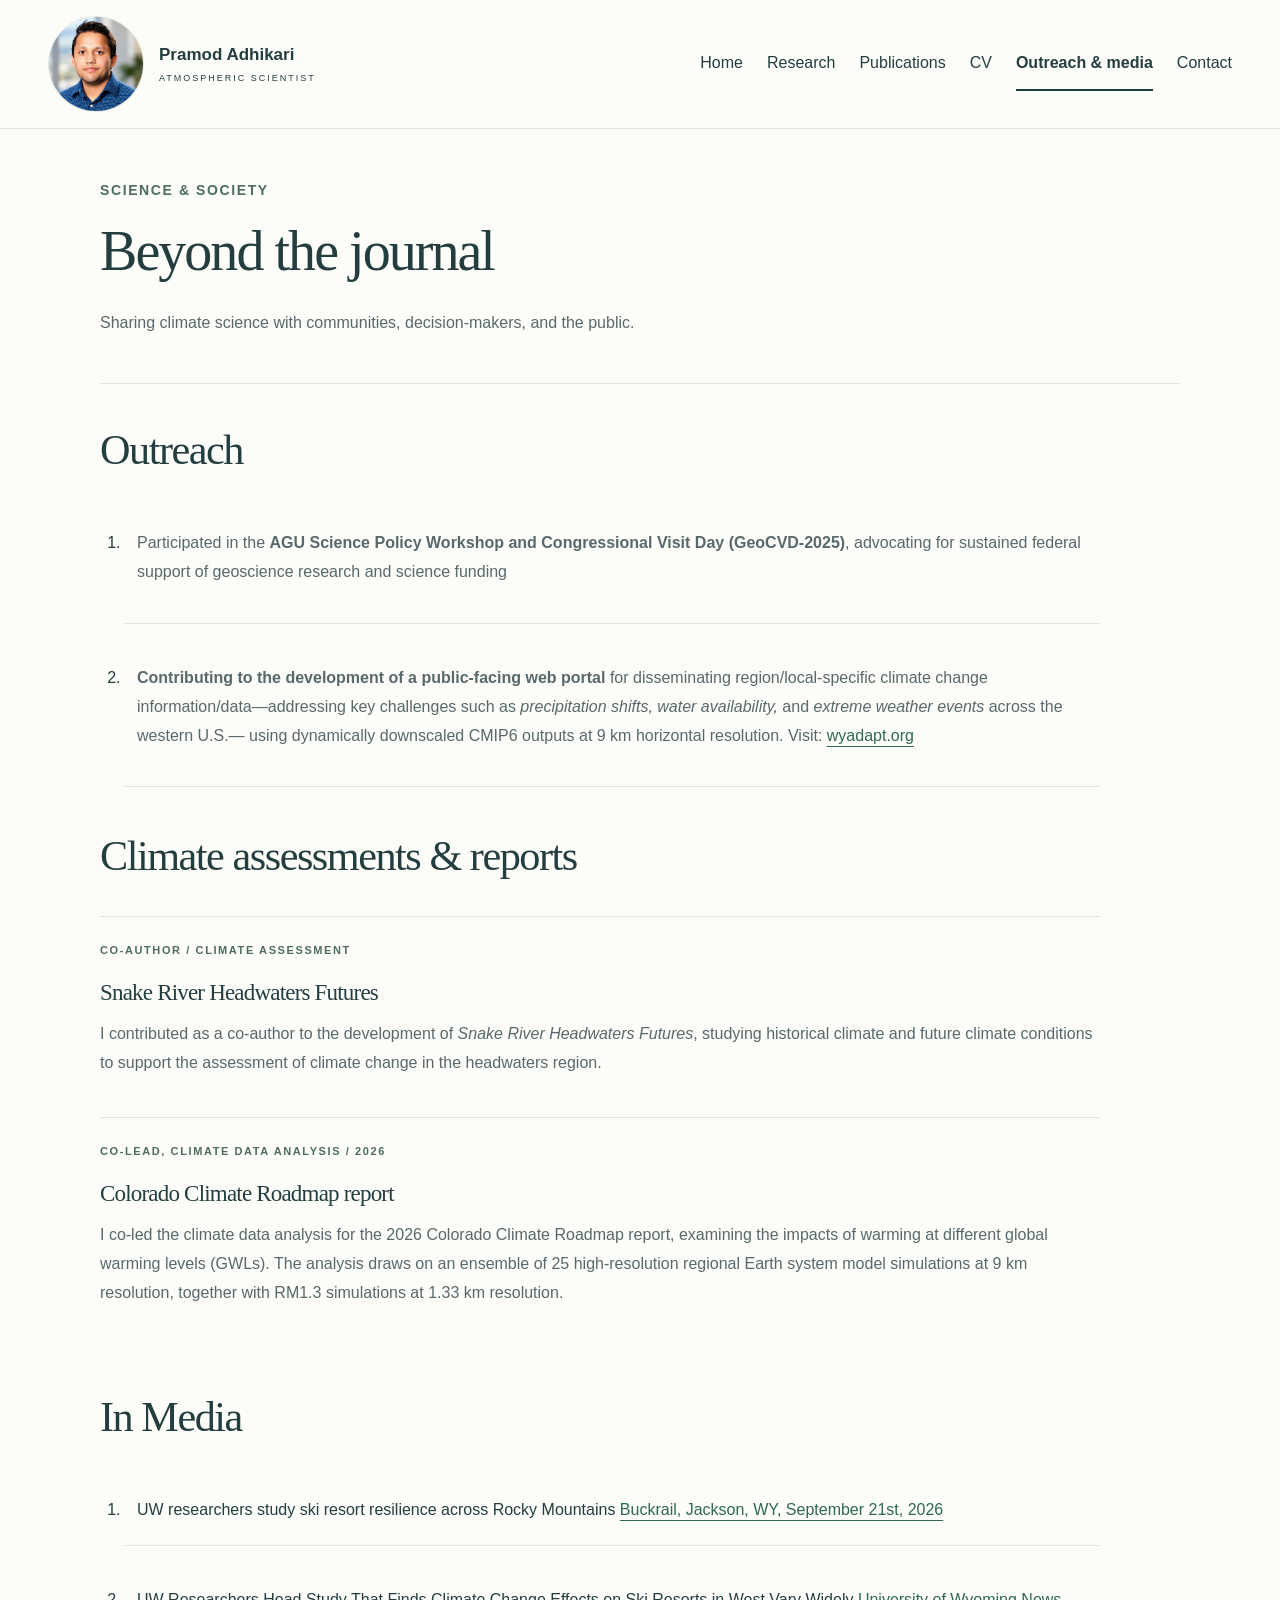
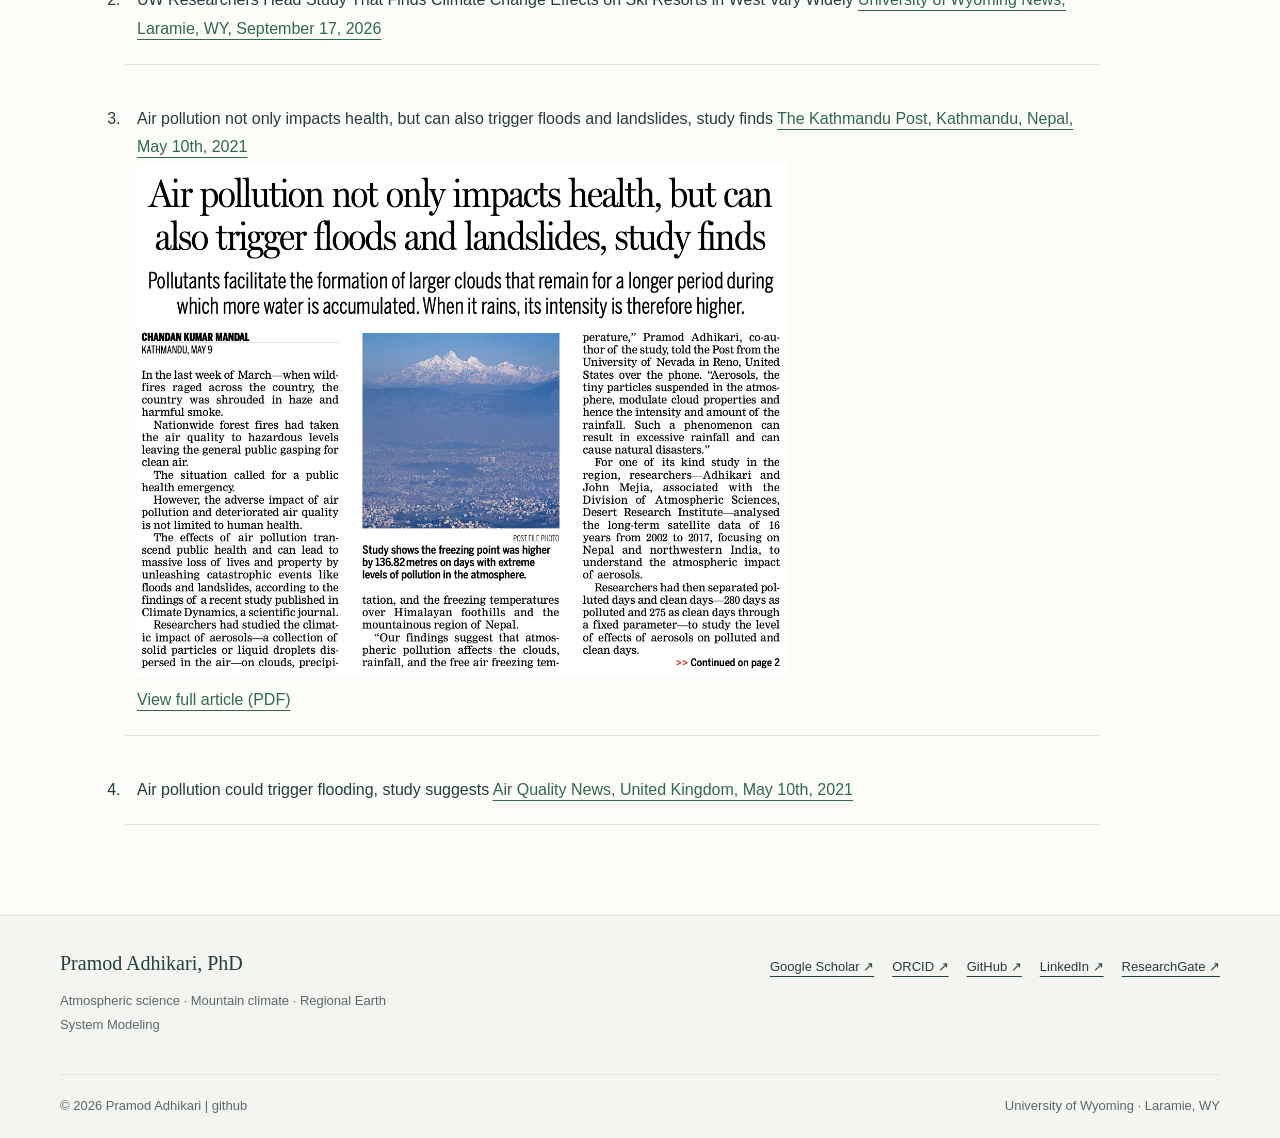
<file: media.html>
<!doctype html>
<html lang="en"><head><meta charset="utf-8"><meta name="viewport" content="width=device-width, initial-scale=1"><title>Outreach & media | Pramod Adhikari</title><meta name="description" content="Pramod Adhikari, PhD. Atmospheric scientist at the University of Wyoming researching mountain climate, regional Earth system modeling, and climate extremes."><meta name="theme-color" content="#173e40"><link rel="stylesheet" href="assets/site.css?v=2"><script src="assets/site.js?v=2" defer></script></head>
<body><a class="skip" href="#main">Skip to content</a><header class="site-header"><div class="nav-wrap"><a class="brand" href="index.html"><img class="brand-photo" src="images/personal_photo.jpeg" alt="" width="48" height="48"><span>Pramod Adhikari<small>ATMOSPHERIC SCIENTIST</small></span></a><button class="menu-toggle" aria-expanded="false" aria-controls="navigation" hidden>Menu <span aria-hidden="true">☰</span></button><nav id="navigation" aria-label="Main navigation"><a href="index.html">Home</a><a href="research.html">Research</a><a href="publications.html">Publications</a><a href="cv.html">CV</a><a href="media.html" aria-current="page">Outreach & media</a><a href="contact.html">Contact</a></nav></div></header>
<main id="main"><div class="page-intro wrap"><p class="eyebrow">SCIENCE & SOCIETY</p><h1>Beyond the journal</h1><p class="lede">Sharing climate science with communities, decision-makers, and the public.</p></div><div class="wrap prose"><section>
    <h2>Outreach</h2>
    <ol>
        <li>
            <p>
                Participated in the <strong>AGU Science Policy Workshop and Congressional Visit Day (GeoCVD-2025)</strong>, advocating for sustained federal support of geoscience research and science funding
            </p>
        </li>
        <li>
            <p>
                <strong>Contributing to the development of a public-facing web portal</strong> for disseminating
                region/local-specific climate change information/data—addressing key challenges such as
                <em>precipitation shifts, water availability,</em> and <em>extreme weather events</em> across the western U.S.—
                using dynamically downscaled CMIP6 outputs at 9 km horizontal resolution.
                Visit: <a href="https://wyadapt.org/" target="_blank" rel="noopener noreferrer">wyadapt.org</a>
            </p>
        </li>


    </ol>

    <section class="outreach-reports" aria-labelledby="reports-heading">
        <h2 id="reports-heading">Climate assessments & reports</h2>
        <article class="publication" id="snake-river">
            <p class="eyebrow">CO-AUTHOR / CLIMATE ASSESSMENT</p>
            <h3>Snake River Headwaters Futures</h3>
            <p>I contributed as a co-author to the development of <em>Snake River Headwaters Futures</em>, studying historical climate and future climate conditions to support the assessment of climate change in the headwaters region.</p>
        </article>
        <article class="publication" id="colorado-roadmap">
            <p class="eyebrow">CO-LEAD, CLIMATE DATA ANALYSIS / 2026</p>
            <h3>Colorado Climate Roadmap report</h3>
            <p>I co-led the climate data analysis for the 2026 Colorado Climate Roadmap report, examining the impacts of warming at different global warming levels (GWLs). The analysis draws on an ensemble of 25 high-resolution regional Earth system model simulations at 9 km resolution, together with RM1.3 simulations at 1.33 km resolution.</p>
        </article>
    </section>

    <h2>In Media</h2>
    <ol>
        <li>
            UW researchers study ski resort resilience across Rocky Mountains
            <a href="https://buckrail.com/uw-researchers-study-ski-resort-resilience-across-rocky-mountains/" target="_blank" rel="noopener noreferrer">
                Buckrail, Jackson, WY, September 21st, 2026
            </a>
        </li>
        <li>
            UW Researchers Head Study That Finds Climate Change Effects on Ski Resorts in West Vary Widely
            <a href="https://www.uwyo.edu/news/2026/09/uw-researchers-head-study-that-finds-climate-change-effects-on-ski-resorts-in-west-vary-widely.html" target="_blank" rel="noopener noreferrer">
                University of Wyoming News, Laramie, WY, September 17, 2026
            </a>
        </li>
        <li>
            Air pollution not only impacts health, but can also trigger floods and landslides, study finds
            <a href="https://kathmandupost.com/climate-environment/2021/05/09/air-pollution-not-only-impacts-health-but-can-also-trigger-floods-and-landslides-study-finds" target="_blank" rel="noopener noreferrer">
                The Kathmandu Post, Kathmandu, Nepal, May 10th, 2021
            </a>
            <div>
                <img src="images/paper_cut_ktm_post.png" alt="Kathmandu Post article"
                    >
                <br>
                <a href="images/kathmandupost-2021-05-10_1.pdf" target="_blank" rel="noopener noreferrer">View full article (PDF)</a>
            </div>
        </li>

        <li>
            Air pollution could trigger flooding, study suggests
            <a href="https://airqualitynews.com/fuels/air-pollution-could-trigger-flooding-study-suggests/" target="_blank" rel="noopener noreferrer">
                Air Quality News, United Kingdom, May 10th, 2021
            </a>
        </li>
    </ol>
</section></div></main><div id="footer-container"><footer><p>© 2026 Pramod Adhikari · <a href="contact.html">Contact</a></p></footer></div></body></html>
</file>
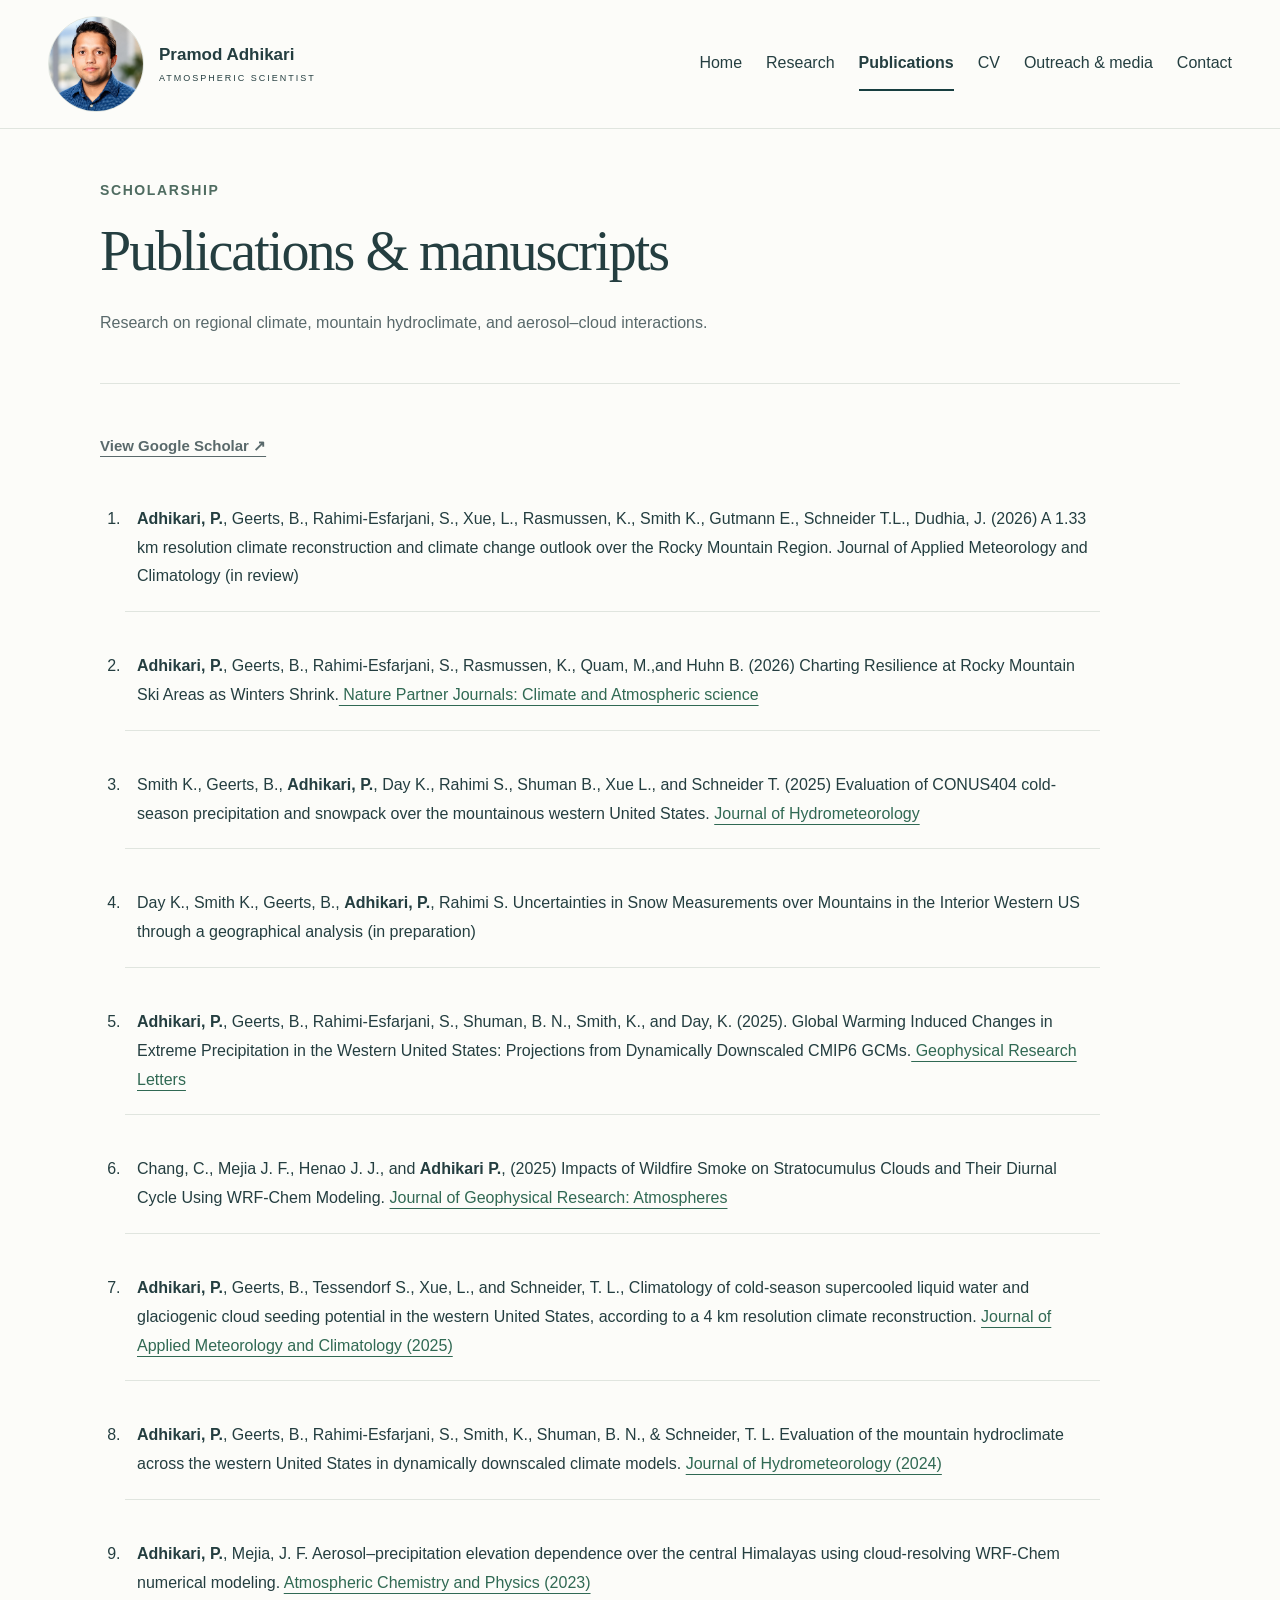
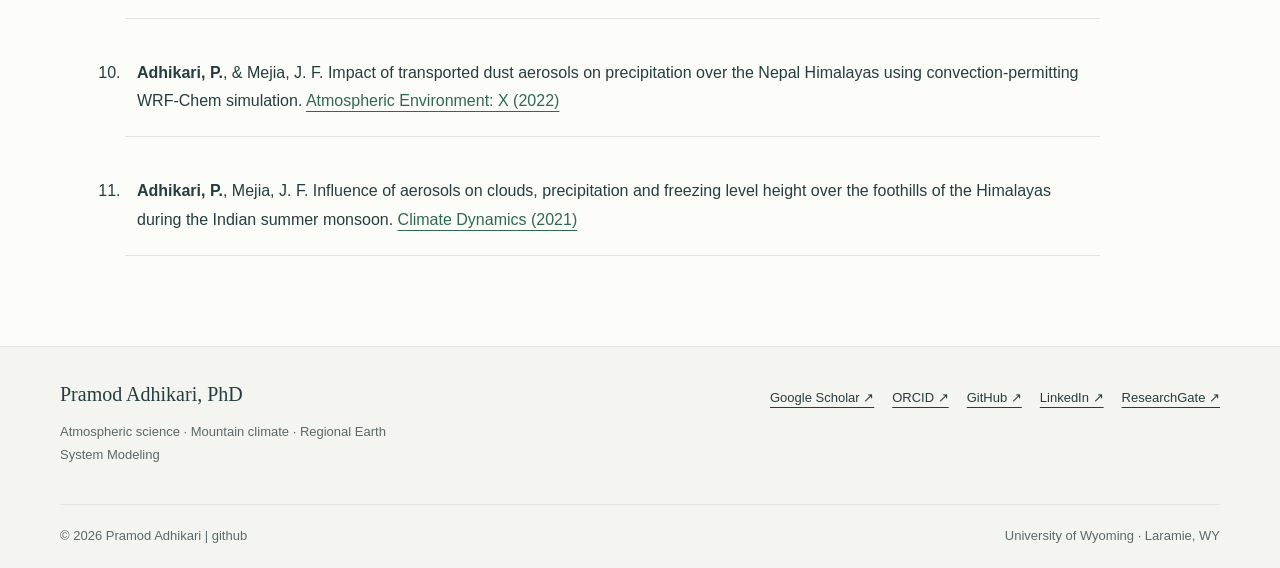
<file: publications.html>
<!doctype html>
<html lang="en"><head><meta charset="utf-8"><meta name="viewport" content="width=device-width, initial-scale=1"><title>Publications | Pramod Adhikari</title><meta name="description" content="Pramod Adhikari, PhD. Atmospheric scientist at the University of Wyoming researching mountain climate, regional Earth system modeling, and climate extremes."><meta name="theme-color" content="#173e40"><link rel="stylesheet" href="assets/site.css?v=2"><script src="assets/site.js?v=2" defer></script></head>
<body><a class="skip" href="#main">Skip to content</a><header class="site-header"><div class="nav-wrap"><a class="brand" href="index.html"><img class="brand-photo" src="images/personal_photo.jpeg" alt="" width="48" height="48"><span>Pramod Adhikari<small>ATMOSPHERIC SCIENTIST</small></span></a><button class="menu-toggle" aria-expanded="false" aria-controls="navigation" hidden>Menu <span aria-hidden="true">☰</span></button><nav id="navigation" aria-label="Main navigation"><a href="index.html">Home</a><a href="research.html">Research</a><a href="publications.html" aria-current="page">Publications</a><a href="cv.html">CV</a><a href="media.html">Outreach & media</a><a href="contact.html">Contact</a></nav></div></header>
<main id="main"><div class="page-intro wrap"><p class="eyebrow">SCHOLARSHIP</p><h1>Publications & manuscripts</h1><p class="lede">Research on regional climate, mountain hydroclimate, and aerosol–cloud interactions.</p></div><div class="wrap prose"><p><a class="text-link" href="https://scholar.google.com/citations?user=QLI8ZaMAAAAJ&amp;hl=en">View Google Scholar ↗</a></p><section>

    <ol class="reversed-bracketed" >
            <li> <b>Adhikari, P.</b>, Geerts, B., Rahimi-Esfarjani, S., Xue, L., Rasmussen, K.,  Smith K., Gutmann E., Schneider T.L., Dudhia, J. (2026) A 1.33 km resolution climate reconstruction and climate change outlook over the Rocky Mountain Region. Journal of Applied Meteorology and Climatology (in review) </li>
            <li> <b>Adhikari, P.</b>, Geerts, B., Rahimi-Esfarjani, S., Rasmussen, K.,  Quam, M.,and Huhn B. (2026) Charting Resilience at Rocky Mountain Ski Areas as Winters Shrink.<a href = "https://www.nature.com/articles/s41612-026-01530-5">  Nature Partner Journals: Climate and Atmospheric science  </a></li>
            <li>  Smith K., Geerts, B., <b>Adhikari, P.</b>, Day K., Rahimi S., Shuman B., Xue L., and Schneider T. (2025) Evaluation of CONUS404 cold-season precipitation and snowpack over the mountainous western United States. <a href = "https://doi.org/10.1175/JHM-D-25-0125.1"> Journal of Hydrometeorology </a></li>
            <li>  Day K., Smith K., Geerts, B., <b>Adhikari, P.</b>, Rahimi S. Uncertainties in Snow Measurements over Mountains in the Interior Western US through a geographical analysis (in preparation)</li>
        <li>  <b>Adhikari, P.</b>, Geerts, B., Rahimi-Esfarjani, S., Shuman, B. N., Smith, K., and Day, K. (2025). Global Warming Induced Changes in Extreme Precipitation in the Western United States: Projections from Dynamically Downscaled CMIP6 GCMs.<a href = "https://doi.org/10.1029/2025GL116113"> Geophysical Research Letters </a> </li>
        <li>  Chang, C., Mejia J. F., Henao J. J., and <b>Adhikari P.</b>, (2025) Impacts of Wildfire Smoke on Stratocumulus Clouds and Their Diurnal Cycle Using WRF-Chem Modeling. <a href = "https://doi.org/10.1029/2024JD042405"> Journal of Geophysical Research: Atmospheres </a> </li>
        <li>  <b>Adhikari, P.</b>, Geerts, B., Tessendorf S., Xue, L., and Schneider, T. L., Climatology of cold-season supercooled liquid water and glaciogenic cloud seeding potential in the western United States, according to a 4 km resolution climate reconstruction. <a href="https://doi.org/10.1175/JAMC-D-24-0246.1"> Journal of Applied Meteorology and Climatology (2025) </a> </li>
                <li>  <b>Adhikari, P.</b>, Geerts, B., Rahimi-Esfarjani, S., Smith, K., Shuman, B. N., & Schneider, T. L. Evaluation of the mountain hydroclimate across the western United States in dynamically downscaled climate models. <a href="https://doi.org/10.1175/JHM-D-24-0063.1"> Journal of Hydrometeorology (2024)</a></li>
                <li>  <b>Adhikari, P.</b>, Mejia, J. F. Aerosol–precipitation elevation dependence over the central Himalayas using cloud-resolving WRF-Chem numerical modeling. <a href="https://doi.org/10.5194/acp-23-1019-2023"> Atmospheric Chemistry and Physics (2023) </a></li>
                <li>  <b>Adhikari, P.</b>, & Mejia, J. F. Impact of transported dust aerosols on precipitation over the Nepal Himalayas using convection-permitting WRF-Chem simulation. <a href="https://doi.org/10.1016/j.aeaoa.2022.100179"> Atmospheric Environment: X (2022)</a></li>
                <li>  <b>Adhikari, P.</b>, Mejia, J. F. Influence of aerosols on clouds, precipitation and freezing level height over the foothills of the Himalayas during the Indian summer monsoon. <a href="https://doi.org/10.1007/s00382-021-05710-2"> Climate Dynamics (2021)</a></li>
     </ol>
    </section></div></main><div id="footer-container"><footer><p>© 2026 Pramod Adhikari · <a href="contact.html">Contact</a></p></footer></div></body></html>
</file>
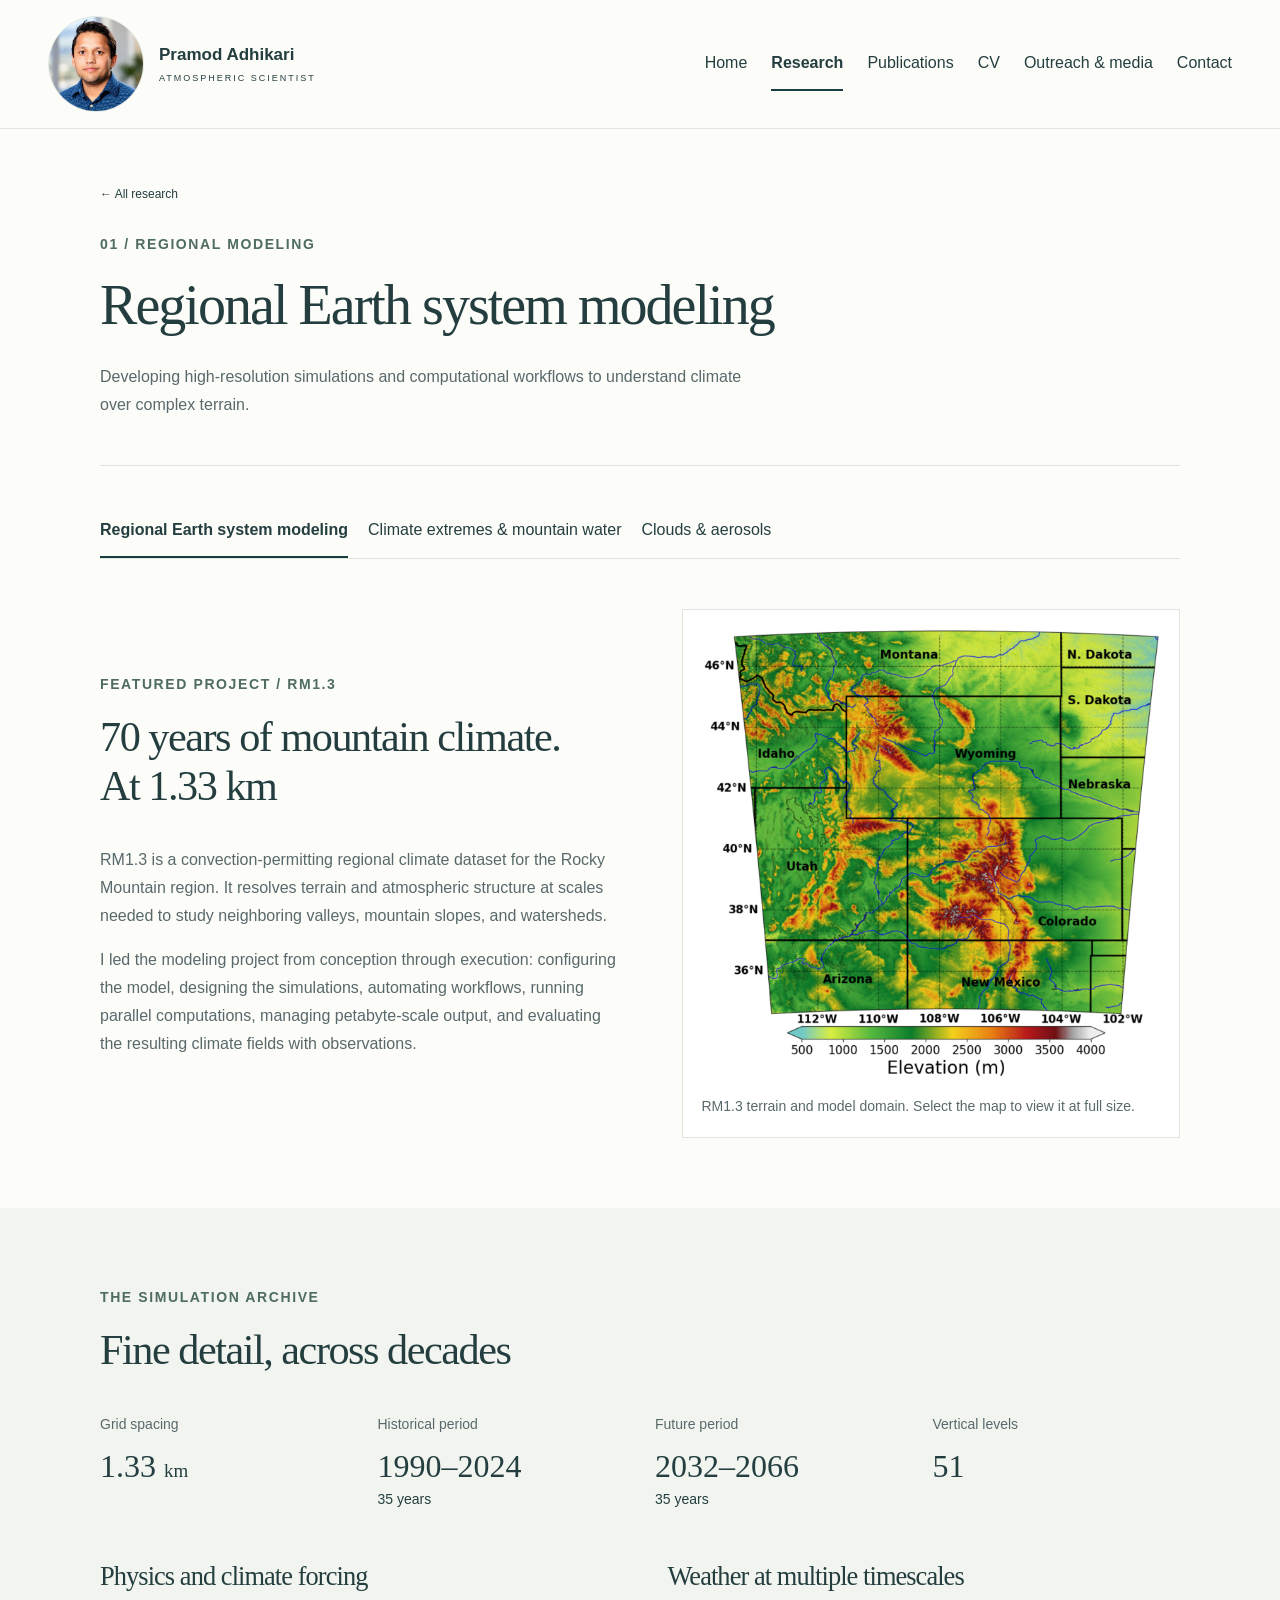
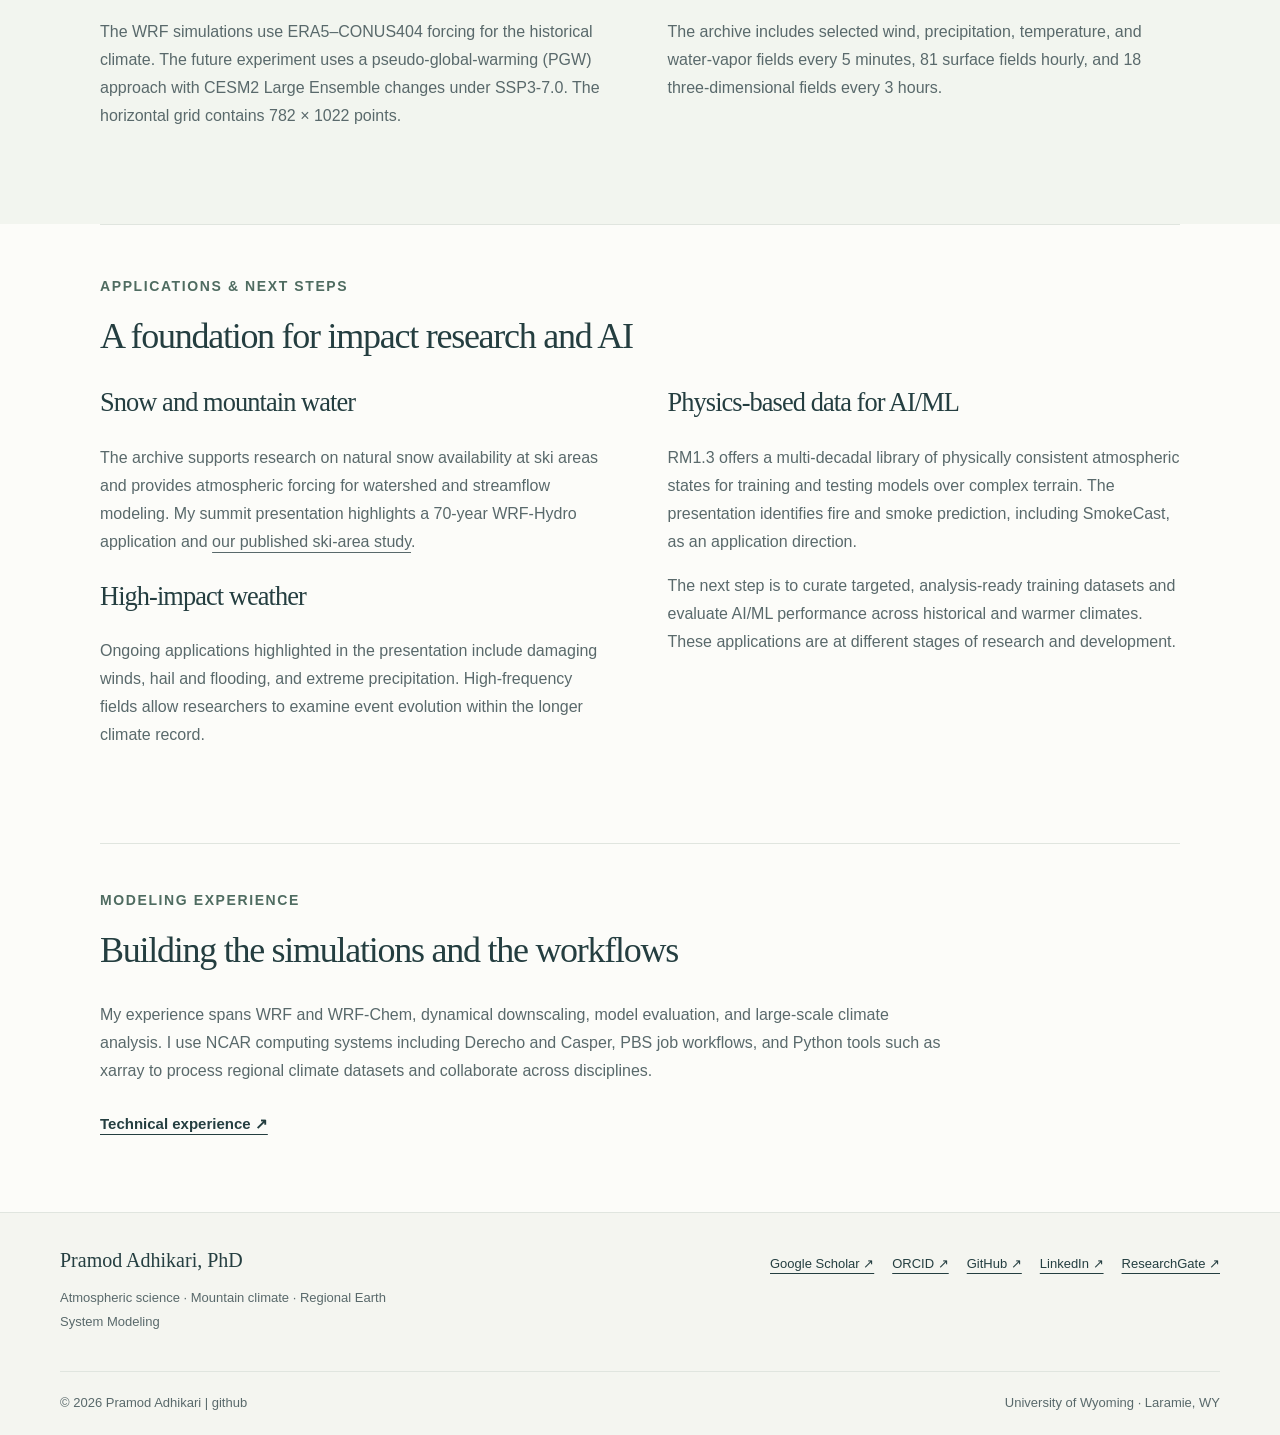
<file: regional-modeling.html>
<!doctype html>
<html lang="en"><head><meta charset="utf-8"><meta name="viewport" content="width=device-width, initial-scale=1"><title>Regional Earth system modeling | Pramod Adhikari</title><meta name="description" content="Developing high-resolution simulations and computational workflows to understand climate over complex terrain."><meta name="theme-color" content="#173e40"><link rel="stylesheet" href="assets/site.css?v=2"><script src="assets/site.js?v=2" defer></script></head>
<body><a class="skip" href="#main">Skip to content</a><header class="site-header"><div class="nav-wrap"><a class="brand" href="index.html"><img class="brand-photo" src="images/personal_photo.jpeg" alt="" width="48" height="48"><span>Pramod Adhikari<small>ATMOSPHERIC SCIENTIST</small></span></a><button class="menu-toggle" aria-expanded="false" aria-controls="navigation" hidden>Menu <span aria-hidden="true">☰</span></button><nav id="navigation" aria-label="Main navigation"><a href="index.html">Home</a><a href="research.html" class="section-active">Research</a><a href="publications.html">Publications</a><a href="cv.html">CV</a><a href="media.html">Outreach & media</a><a href="contact.html">Contact</a></nav></div></header>
<main id="main"><div class="page-intro wrap"><a class="back-link" href="research.html">← All research</a><p class="eyebrow">01 / REGIONAL MODELING</p><h1>Regional Earth system modeling</h1><p class="lede">Developing high-resolution simulations and computational workflows to understand climate over complex terrain.</p></div><nav class="topic-nav wrap" aria-label="Research topics"><a href="regional-modeling.html" aria-current="page">Regional Earth system modeling</a><a href="climate-extremes.html">Climate extremes & mountain water</a><a href="clouds-aerosols.html">Clouds & aerosols</a></nav>
<section class="wrap research-feature" id="rm13">
 <div><p class="eyebrow">FEATURED PROJECT / RM1.3</p><h2>70 years of mountain climate.<br>At 1.33 km</h2><p>RM1.3 is a convection-permitting regional climate dataset for the Rocky Mountain region. It resolves terrain and atmospheric structure at scales needed to study neighboring valleys, mountain slopes, and watersheds.</p><p>I led the modeling project from conception through execution: configuring the model, designing the simulations, automating workflows, running parallel computations, managing petabyte-scale output, and evaluating the resulting climate fields with observations.</p></div>
 <figure class="research-figure"><a href="assets/research/rm13-domain.png"><img src="assets/research/rm13-domain.png" alt="RM1.3 model domain and terrain elevation across the Rocky Mountain region, centered on Wyoming and Colorado" width="1302" height="1278"></a><figcaption>RM1.3 terrain and model domain. Select the map to view it at full size.</figcaption></figure>
</section>
<section class="research-band"><div class="wrap block"><p class="eyebrow">THE SIMULATION ARCHIVE</p><h2>Fine detail, across decades</h2><dl class="dataset-stats"><div><dt>Grid spacing</dt><dd>1.33 <small>km</small></dd></div><div><dt>Historical period</dt><dd>1990–2024</dd><span>35 years</span></div><div><dt>Future period</dt><dd>2032–2066</dd><span>35 years</span></div><div><dt>Vertical levels</dt><dd>51</dd></div></dl><div class="research-columns"><div><h3>Physics and climate forcing</h3><p>The WRF simulations use ERA5–CONUS404 forcing for the historical climate. The future experiment uses a pseudo-global-warming (PGW) approach with CESM2 Large Ensemble changes under SSP3-7.0. The horizontal grid contains 782 × 1022 points.</p></div><div><h3>Weather at multiple timescales</h3><p>The archive includes selected wind, precipitation, temperature, and water-vapor fields every 5 minutes, 81 surface fields hourly, and 18 three-dimensional fields every 3 hours.</p></div></div></div></section>

<section class="wrap block applications"><p class="eyebrow">APPLICATIONS & NEXT STEPS</p><h2>A foundation for impact research and AI</h2><div class="research-columns"><div><h3>Snow and mountain water</h3><p>The archive supports research on natural snow availability at ski areas and provides atmospheric forcing for watershed and streamflow modeling. My summit presentation highlights a 70-year WRF-Hydro application and <a href="climate-extremes.html#ski-areas">our published ski-area study</a>.</p><h3>High-impact weather</h3><p>Ongoing applications highlighted in the presentation include damaging winds, hail and flooding, and extreme precipitation. High-frequency fields allow researchers to examine event evolution within the longer climate record.</p></div><div><h3>Physics-based data for AI/ML</h3><p>RM1.3 offers a multi-decadal library of physically consistent atmospheric states for training and testing models over complex terrain. The presentation identifies fire and smoke prediction, including SmokeCast, as an application direction.</p><p>The next step is to curate targeted, analysis-ready training datasets and evaluate AI/ML performance across historical and warmer climates. These applications are at different stages of research and development.</p></div></div></section>
<section class="wrap research-closing"><p class="eyebrow">MODELING EXPERIENCE</p><h2>Building the simulations and the workflows</h2><p>My experience spans WRF and WRF-Chem, dynamical downscaling, model evaluation, and large-scale climate analysis. I use NCAR computing systems including Derecho and Casper, PBS job workflows, and Python tools such as xarray to process regional climate datasets and collaborate across disciplines.</p><a class="text-link" href="cv.html#skills">Technical experience ↗</a></section></main><div id="footer-container"><footer><p>© 2026 Pramod Adhikari · <a href="contact.html">Contact</a></p></footer></div></body></html>
</file>
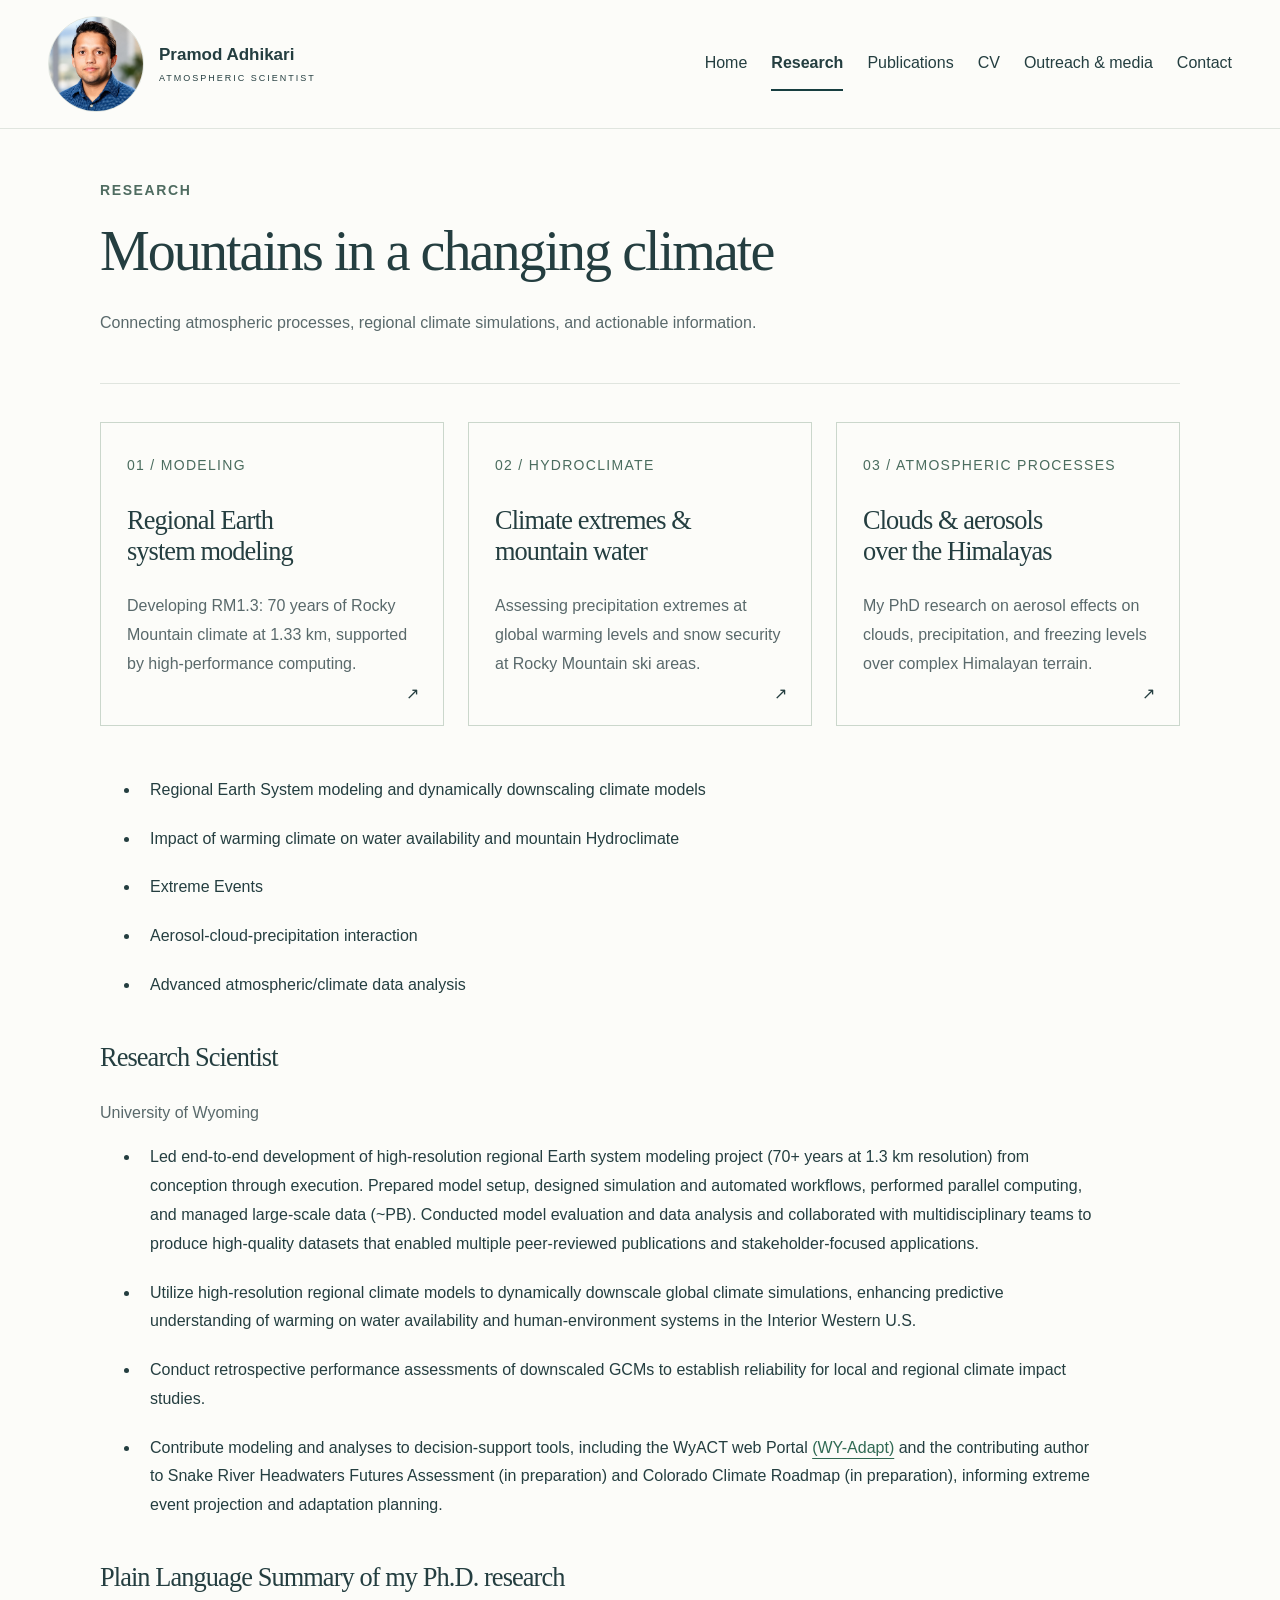
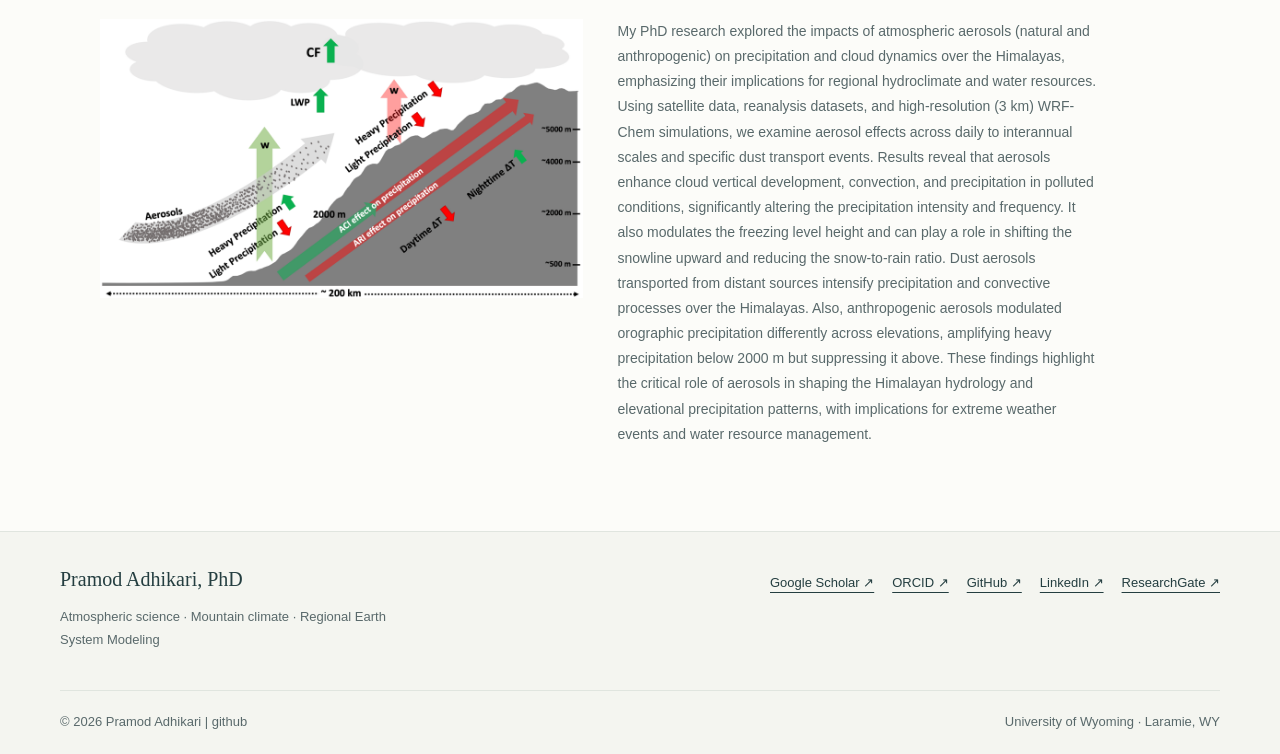
<file: research.html>
<!doctype html>
<html lang="en"><head><meta charset="utf-8"><meta name="viewport" content="width=device-width, initial-scale=1"><title>Research | Pramod Adhikari</title><meta name="description" content="Pramod Adhikari, PhD. Atmospheric scientist at the University of Wyoming researching mountain climate, regional Earth system modeling, and climate extremes."><meta name="theme-color" content="#173e40"><link rel="stylesheet" href="assets/site.css?v=2"><script src="assets/site.js?v=2" defer></script></head>
<body><a class="skip" href="#main">Skip to content</a><header class="site-header"><div class="nav-wrap"><a class="brand" href="index.html"><img class="brand-photo" src="images/personal_photo.jpeg" alt="" width="48" height="48"><span>Pramod Adhikari<small>ATMOSPHERIC SCIENTIST</small></span></a><button class="menu-toggle" aria-expanded="false" aria-controls="navigation" hidden>Menu <span aria-hidden="true">☰</span></button><nav id="navigation" aria-label="Main navigation"><a href="index.html">Home</a><a href="research.html" aria-current="page">Research</a><a href="publications.html">Publications</a><a href="cv.html">CV</a><a href="media.html">Outreach & media</a><a href="contact.html">Contact</a></nav></div></header>
<main id="main"><div class="page-intro wrap"><p class="eyebrow">RESEARCH</p><h1>Mountains in a changing climate</h1><p class="lede">Connecting atmospheric processes, regional climate simulations, and actionable information.</p></div><section class="wrap research-hub" aria-label="Research directions"><div class="cards"><a class="research-card" href="regional-modeling.html"><span class="card-number">01 / MODELING</span><h3>Regional Earth<br>system modeling</h3><p>Developing RM1.3: 70 years of Rocky Mountain climate at 1.33 km, supported by high-performance computing.</p><span class="card-arrow">↗</span></a><a class="research-card" href="climate-extremes.html"><span class="card-number">02 / HYDROCLIMATE</span><h3>Climate extremes &<br>mountain water</h3><p>Assessing precipitation extremes at global warming levels and snow security at Rocky Mountain ski areas.</p><span class="card-arrow">↗</span></a><a class="research-card" href="clouds-aerosols.html"><span class="card-number">03 / ATMOSPHERIC PROCESSES</span><h3>Clouds & aerosols<br>over the Himalayas</h3><p>My PhD research on aerosol effects on clouds, precipitation, and freezing levels over complex Himalayan terrain.</p><span class="card-arrow">↗</span></a></div></section><div class="wrap prose"><section id="research">

        <ul>
            <li> Regional Earth System modeling and dynamically downscaling climate models</li>
            <li> Impact of warming climate on water availability and mountain Hydroclimate </li>
            <li> Extreme Events </li>
            <li> Aerosol-cloud-precipitation interaction </li>
            <li> Advanced atmospheric/climate data analysis</li>
        </ul>
        <h3>Research Scientist</h3>
        <div>
            <p>University of Wyoming </p>
            <ul>
            <li>Led end-to-end development of high-resolution regional Earth system modeling project (70+ years at 1.3 km resolution) from conception through execution. Prepared model setup, designed simulation and automated workflows, performed parallel computing, and managed large-scale data (~PB). Conducted model evaluation and data analysis and collaborated with multidisciplinary teams to produce high-quality datasets that enabled multiple peer-reviewed publications and stakeholder-focused applications.</li>
            <li>Utilize high-resolution regional climate models to dynamically downscale global climate simulations, enhancing predictive understanding of warming on water availability and human-environment systems in the Interior Western U.S.</li>
            <li>Conduct retrospective performance assessments of downscaled GCMs to establish reliability for local and regional climate impact studies.</li>
            <li>Contribute modeling and analyses to decision-support tools, including the WyACT web Portal <a href = "https://wyadapt.org/" target="_blank" rel="noopener noreferrer" >(WY-Adapt)</a> and the contributing author to Snake River Headwaters Futures Assessment (in preparation) and Colorado Climate Roadmap (in preparation), informing extreme event projection and adaptation planning.</li>

            </ul>
        </div>

        <h3>Plain Language Summary of my Ph.D. research</h3>
        <div id="plain-language-summary">
            <img src="images/graphical_abstract_phd.png" alt="Graphical Abstract">
            <div>
                <p>
                    My PhD research explored the impacts of atmospheric aerosols (natural and anthropogenic) on precipitation and cloud dynamics over the Himalayas, emphasizing their implications for regional hydroclimate and water resources. Using satellite data, reanalysis datasets, and high-resolution (3 km) WRF-Chem simulations, we examine aerosol effects across daily to interannual scales and specific dust transport events. Results reveal that aerosols enhance cloud vertical development, convection, and precipitation in polluted conditions, significantly altering the precipitation intensity and frequency. It also modulates the freezing level height and can play a role in shifting the snowline upward and reducing the snow-to-rain ratio. Dust aerosols transported from distant sources intensify precipitation and convective processes over the Himalayas. Also, anthropogenic aerosols modulated orographic precipitation differently across elevations, amplifying heavy precipitation below 2000 m but suppressing it above. These findings highlight the critical role of aerosols in shaping the Himalayan hydrology and elevational precipitation patterns, with implications for extreme weather events and water resource management.
                </p>
            </div>
        </div>

    </section></div></main><div id="footer-container"><footer><p>© 2026 Pramod Adhikari · <a href="contact.html">Contact</a></p></footer></div></body></html>
</file>
<file: assets/site.css>
:root{--paper:#f8f7f2;--ink:#213b3c;--muted:#596c6b;--teal:#173e40;--line:#d8dfd9;--accent:#bfe0c9}*{box-sizing:border-box}html{scroll-behavior:smooth;scroll-padding-top:100px}body{margin:0;background:var(--paper);color:var(--ink);font:16px/1.75 -apple-system,BlinkMacSystemFont,"Segoe UI",sans-serif}a{color:inherit;text-underline-offset:5px}a:hover{color:#39725b}button,a{-webkit-tap-highlight-color:transparent}a:focus-visible,button:focus-visible{outline:3px solid #b68530;outline-offset:5px}img{max-width:100%;height:auto}h1,h2,h3,p{margin-top:0}h1,h2,h3{font-family:Georgia,"Times New Roman",serif;font-weight:400;line-height:1.15;letter-spacing:-.035em}h1{font-size:clamp(2.8rem,5.3vw,5rem)}h2{font-size:clamp(2rem,3.3vw,3rem)}h3{font-size:1.65rem}p{color:var(--muted)}.wrap{width:min(1160px,calc(100% - 96px));margin-inline:auto}.site-header{background:var(--paper);border-bottom:1px solid var(--line);position:sticky;top:0;z-index:20}.nav-wrap{max-width:1400px;margin:auto;min-height:94px;padding:16px 48px;display:flex;align-items:center;justify-content:space-between;gap:24px}.brand{display:flex;align-items:center;gap:15px;text-decoration:none;font-size:17px;font-weight:600;line-height:1.4;white-space:nowrap}.brand small{display:block;font-size:9px;letter-spacing:2px;font-weight:500;margin-top:5px}.monogram{font:38px Georgia,serif;letter-spacing:-3px;border-right:1px solid var(--line);padding-right:18px}.monogram span{color:#589477}nav{display:flex;gap:26px}nav a{text-decoration:none;font-size:13px;white-space:nowrap;padding:12px 0;border-bottom:2px solid transparent}nav a[aria-current]{border-color:var(--teal);font-weight:600}.menu-toggle{display:none}.eyebrow{font-size:11px;letter-spacing:2px;font-weight:650;line-height:1.6;margin-bottom:22px;color:#4f6c61}.hero{position:relative;isolation:isolate;background:var(--teal);color:white}.hero:before{content:"";position:absolute;inset:0;z-index:-1;background:linear-gradient(90deg,rgba(11,35,38,.94),rgba(11,35,38,.70) 43%,rgba(11,35,38,.07)),url('../images/website_background_image.jpeg') center 55%/cover}.hero-content{padding-block:78px 87px}.hero .eyebrow{color:#d4e5d8}.hero h1{margin-bottom:26px;max-width:830px}.hero h1 em{font-weight:400;color:#d1e4d0}.hero p:not(.eyebrow){max-width:540px;color:#e5ece6;font-size:16px;line-height:1.8}.actions{display:flex;align-items:center;gap:28px;margin-top:32px}.button{display:inline-flex;align-items:center;gap:32px;background:var(--teal);color:white;text-decoration:none;padding:14px 23px;font-size:13px;font-weight:600;border:1px solid var(--teal)}.button:hover{background:#285a53;color:white}.button.light{background:#ecf0e5;border-color:#ecf0e5;color:var(--teal)}.button.light:hover{background:white}.hero-link{font-size:13px;color:white}.hero-caption{position:absolute;right:32px;bottom:22px;font-size:9px;letter-spacing:2px;color:#e2eae5}.about{display:grid;grid-template-columns:240px 1fr;gap:80px;align-items:center;padding-block:88px}.portrait img{display:block;width:240px;height:290px;object-fit:cover;object-position:center 30%;border-radius:120px 120px 3px 3px}.portrait span{display:block;font-size:9px;letter-spacing:1.6px;margin-top:19px;text-align:center}.about p{max-width:750px}.text-link{font-size:13px;font-weight:600;display:inline-block;padding-block:10px}.block{padding-block:78px}.research-band{background:#eaf0e9;border-block:1px solid var(--line)}.section-heading{display:flex;align-items:end;justify-content:space-between;gap:24px;margin-bottom:35px}.section-heading h2{margin-bottom:0}.section-heading .text-link{white-space:nowrap}.cards{display:grid;grid-template-columns:repeat(3,1fr);gap:24px}.research-card{position:relative;display:block;text-decoration:none;padding:30px 26px 46px;border:1px solid #cbd7cc;transition:background .2s,transform .2s}.research-card:hover{background:#f7faf4;transform:translateY(-3px);color:var(--ink)}.card-number,.pub-label{font-size:10px;letter-spacing:1.3px;color:#4a6c5e;display:block;margin-bottom:28px}.research-card p{font-size:14px;line-height:1.8;margin-bottom:0}.card-arrow{position:absolute;bottom:17px;right:24px}.metrics{display:grid;grid-template-columns:1fr 1fr 1.2fr;margin-top:42px}.metrics>div{padding:0 28px;border-left:1px solid #c8d4c9}.metrics>div:first-child{padding-left:0;border:0}.metrics strong{display:block;font:32px Georgia,serif}.metrics small{font-size:21px}.metrics span{font-size:11px;color:var(--muted);display:block;margin-top:8px}.publication{border-top:1px solid var(--line);padding:27px 0}.publication .pub-label{margin-bottom:12px}.publication h3{max-width:880px;margin-bottom:12px;font-size:26px}.publication h3 a{text-decoration:none}.publication p{font-size:12px;margin:0}.contact-banner{background:var(--teal);color:#f7f7ed;display:flex;align-items:center;justify-content:space-between;gap:30px;padding:46px 54px;margin-bottom:80px}.contact-banner p{color:#c9dcd2}.contact-banner .eyebrow{color:#c9dcd2}.contact-banner .button{border-color:#85a79a}.contact-banner h2{margin-bottom:18px}footer{border-top:1px solid var(--line);padding:45px 48px 20px}.footer-inner,.footer-bottom{max-width:1160px;margin:auto;display:flex;justify-content:space-between;gap:30px}.footer-name{font:23px Georgia,serif;text-decoration:none}.footer-inner p{font-size:11px;margin-top:10px}.social{display:flex;flex-wrap:wrap;gap:12px 20px;align-content:start;font-size:11px}.social a{padding-block:5px}.footer-inner .social{max-width:360px}.footer-bottom{font-size:10px;color:var(--muted);border-top:1px solid var(--line);padding-top:20px;margin-top:25px}.page-intro{padding-block:65px 40px;border-bottom:1px solid var(--line);margin-bottom:38px}.page-intro h1{font-size:clamp(2.7rem,5vw,4.5rem);max-width:900px;margin-bottom:25px}.lede{max-width:700px;font-size:18px}.prose{padding-bottom:70px}.prose section{max-width:1000px}.prose h3,.prose h2{margin-top:42px}.prose li{margin-bottom:20px;padding-left:10px}.prose ol{padding-left:25px}.prose ol>li{padding:24px 12px;border-bottom:1px solid var(--line)}.prose li a{color:#306953}.prose img{max-width:650px;width:100%}#plain-language-summary{display:grid;grid-template-columns:1fr 1fr;gap:35px;align-items:start}#plain-language-summary p{font-size:14px}.cv-layout{display:grid;grid-template-columns:220px 1fr;gap:55px;padding-block:40px 70px}.sidebar ul{list-style:none;padding:0;margin:0}.sidebar li{border-bottom:1px solid var(--line)}.sidebar a{display:block;padding:10px 0;text-decoration:none;font-size:13px}.cv-section{scroll-margin-top:115px;margin-bottom:45px}.cv-entry-flex{display:grid;grid-template-columns:170px 1fr;gap:20px;padding:18px 0;border-bottom:1px solid var(--line)}.cv-date-block{font-size:12px;color:var(--muted)}.title{font-weight:600}.place{font-size:14px;color:var(--muted)}.contact-layout{display:grid;grid-template-columns:1fr 1.25fr;gap:70px;padding-bottom:70px}.contact-details .social{margin-top:30px}.contact-layout h2{font-size:28px}iframe{border:1px solid var(--line);background:white}.skip{position:fixed;top:-100px;left:15px;background:white;padding:12px;z-index:100}.skip:focus{top:10px}a,p,li,.title{overflow-wrap:anywhere}
@media(min-width:1600px){.hero-content{padding-block:100px}}
@media(max-width:1050px){.nav-wrap{padding-inline:30px;gap:15px}nav{gap:15px}.brand{font-size:15px}.wrap{width:calc(100% - 60px)}.about{gap:45px}.research-card{padding-inline:20px}.cv-layout{gap:30px;grid-template-columns:180px 1fr}}
@media(max-width:800px){.nav-wrap{flex-wrap:wrap;min-height:80px;padding:16px 24px}.brand small{font-size:8px}.monogram{font-size:32px}.js .menu-toggle{display:flex;align-items:center;gap:15px;padding:10px 13px;border:1px solid var(--line);background:transparent;color:var(--ink)}nav{width:100%;flex-wrap:wrap;gap:0 22px}.js nav{display:none}.js nav.open{display:flex}.wrap{width:calc(100% - 48px)}.hero-content{padding-block:58px 70px}.hero:before{background:linear-gradient(90deg,rgba(11,35,38,.92),rgba(11,35,38,.53)),url('../images/website_background_image.jpeg') 60% center/cover}.hero h1{font-size:clamp(2.65rem,7vw,4rem)}.hero .eyebrow{font-size:9px}.hero-caption{font-size:8px;right:24px}.about{grid-template-columns:160px 1fr;gap:30px;padding-block:60px}.portrait img{height:220px}.cards{grid-template-columns:1fr}.research-card h3 br{display:none}.research-card{padding:25px 26px 36px}.card-number{margin-bottom:17px}.metrics{gap:20px;grid-template-columns:1fr 1fr}.metrics>div{border:0;padding:0}.metrics>div:last-child{grid-column:1/-1}.block{padding-block:55px}.section-heading{align-items:start;flex-direction:column;gap:10px}.contact-banner{padding:30px;align-items:start}.cv-layout{display:block}.sidebar{margin-bottom:35px}.sidebar ul{display:flex;flex-wrap:wrap;gap:0 20px}.contact-layout{grid-template-columns:1fr;gap:40px}#plain-language-summary{grid-template-columns:1fr}footer{padding-inline:24px}.footer-inner{flex-direction:column}.page-intro{padding-top:45px}}
@media(max-width:520px){.about{grid-template-columns:1fr}.portrait{max-width:180px}.portrait img{height:220px}.portrait span{text-align:left;font-size:8px}.actions{align-items:start;flex-direction:column;gap:15px}.hero p:not(.eyebrow){font-size:15px}.contact-banner{flex-direction:column}.cv-entry-flex{grid-template-columns:1fr;gap:7px}.footer-bottom{flex-direction:column;gap:4px}.page-intro h1{font-size:2.65rem}.prose ol>li{padding-inline:0}.prose li{padding-left:0}.metrics strong{font-size:28px}.contact-details .text-link{font-size:12px}}
@media(prefers-reduced-motion:reduce){html{scroll-behavior:auto}*,*:before,*:after{transition:none!important}}

/* Research detail pages and portrait identity. */
.brand-photo{width:48px;height:48px;flex:0 0 48px;object-fit:cover;object-position:center 25%;border-radius:50%;border:1px solid var(--line)}
nav a.section-active{border-color:var(--teal);font-weight:600}
.back-link{display:inline-block;font-size:12px;margin-bottom:28px;text-decoration:none}
.topic-nav{display:flex;flex-wrap:wrap;gap:12px 30px;margin-bottom:50px;border-bottom:1px solid var(--line)}
.topic-nav a{white-space:normal;font-size:12px;padding:12px 0}
.research-feature{display:grid;grid-template-columns:1.05fr 1fr;gap:60px;align-items:center;padding-bottom:70px}
.research-figure{margin:0;background:#fff;padding:18px;border:1px solid var(--line)}
.research-figure img{display:block;width:100%;height:auto}
.research-figure figcaption{font-size:11px;line-height:1.7;color:var(--muted);margin-top:16px}
.dataset-stats{display:grid;grid-template-columns:repeat(4,1fr);gap:30px;margin:38px 0 48px}
.dataset-stats dt{font-size:12px;color:var(--muted);margin-bottom:12px}
.dataset-stats dd{font:clamp(22px,2.5vw,32px) Georgia,serif;margin:0;white-space:nowrap}
.dataset-stats dd small{font-size:19px}.dataset-stats span{font-size:12px}
.research-columns{display:grid;grid-template-columns:1fr 1fr;gap:55px}
.research-columns h3{margin-top:25px}.research-columns>div>h3:first-child{margin-top:0}
.reading-width{max-width:800px}.table-scroll{overflow-x:auto;margin-top:30px}
.comparison-table{width:100%;border-collapse:collapse;text-align:left;font-size:15px}
.comparison-table caption{text-align:left;font-size:12px;color:var(--muted);padding-bottom:15px}
.comparison-table th,.comparison-table td{padding:18px 20px;border-bottom:1px solid var(--line)}
.comparison-table thead{background:#eaf0e9}.comparison-table tbody th{font-weight:500}.comparison-table tbody td:last-child{font-weight:700;color:#285a53}
.source-note{font-size:12px;line-height:1.7;margin-top:20px;color:var(--muted)}
.evaluation-note{padding:24px 28px;border-left:3px solid #a78c57;background:#f0ede3;margin-top:30px}
.applications{border-top:1px solid var(--line);padding-top:50px}
.research-closing{border-top:1px solid var(--line);padding-block:45px 65px}
.research-closing>p{max-width:850px}
.research-content{max-width:900px}.research-summary{padding-bottom:35px}.research-summary>p{max-width:800px}
.study{padding:50px 0;border-top:1px solid var(--line)}.study h2{font-size:clamp(28px,3.3vw,40px)}
.finding{background:var(--teal);padding:30px 36px;color:var(--paper);margin:28px 0}
.finding>span{font-size:12px;display:block;margin-bottom:15px}.finding strong{font:42px/1.45 Georgia,serif;display:block}.finding strong small{font:18px Georgia,serif}.finding p{color:#d4e5d8;font-size:13px;max-width:580px;margin:15px 0 0}
.phd-figure{margin-top:35px;max-width:720px}
.home-project{display:grid;grid-template-columns:1.2fr 1fr;gap:90px;padding-block:70px;border-bottom:1px solid var(--line)}
.project-facts{align-self:center;border-left:1px solid var(--line);padding-left:45px}.project-facts p{padding-bottom:20px;margin-bottom:20px;border-bottom:1px solid var(--line)}.project-facts p:last-child{margin-bottom:0}.project-facts strong{display:block;font:28px Georgia,serif;color:var(--ink)}.project-facts span{display:block;font-size:12px;margin-top:10px}
.research-hub{margin-bottom:50px}
@media(max-width:800px){.brand-photo{width:40px;height:40px;flex-basis:40px}.js .topic-nav{display:flex}.research-feature{grid-template-columns:1fr;gap:30px}.research-figure{max-width:600px}.dataset-stats{grid-template-columns:repeat(2,1fr);gap:25px}.research-columns{grid-template-columns:1fr;gap:20px}.home-project{gap:30px}.project-facts{padding-left:25px}.comparison-table th,.comparison-table td{padding:15px 10px;font-size:13px}.topic-nav{gap:0 20px}}
@media(max-width:520px){.home-project{grid-template-columns:1fr;padding-block:50px}.project-facts{border-left:0;padding-left:0}.finding{padding:24px}.finding strong{font-size:35px}.finding strong small{font-size:16px}.study{padding-block:35px}.research-figure{padding:10px}.topic-nav a{width:100%}.dataset-stats dd{font-size:23px}}
@media(max-width:380px){.nav-wrap{padding-inline:16px;gap:10px}.brand{gap:10px;font-size:14px}.brand small{font-size:6.5px;letter-spacing:1.3px}.js .menu-toggle{padding:9px 10px;gap:8px;font-size:12px}}

.outreach-reports{margin-block:45px}.prose .outreach-reports h3{margin-top:0}.outreach-reports .publication p{font-size:16px;line-height:1.75;margin-bottom:16px}.outreach-reports .publication .eyebrow{font-size:11px}

/* A quieter visual hierarchy, with room for the research to stand out. */
:root{--paper:#fcfcf9;--ink:#243e40;--muted:#59696b;--line:#e0e5df}
.wrap{max-width:1080px}.nav-wrap{min-height:82px;max-width:1280px}.brand-photo{width:43px;height:43px;flex-basis:43px}nav{gap:24px}nav a{font-size:12px}.eyebrow{letter-spacing:1.6px;font-size:10px;margin-bottom:18px}
.home-refined .hero-content{padding-block:78px 85px}.home-refined .hero h1{font-size:clamp(38px,4.4vw,64px);max-width:770px;line-height:1.12}.home-refined .hero .eyebrow{line-height:2}.home-refined .hero p:not(.eyebrow){max-width:470px;font-size:16px}.hero:before{background:linear-gradient(90deg,rgba(13,39,41,.94),rgba(13,39,41,.78) 40%,rgba(13,39,41,.12)),url('../images/website_background_image.jpeg') center 55%/cover}.actions{margin-top:26px}.button{padding:12px 21px}.hero-caption{font-size:8px;letter-spacing:1.6px}
.home-refined .about{grid-template-columns:190px 1fr;gap:70px;padding-block:78px}.home-refined .portrait img{width:180px;height:225px;border-radius:4px}.portrait span{font-size:8px;letter-spacing:1px;text-align:left}.home-refined h2{font-size:clamp(29px,3vw,40px)}.home-refined .about p{font-size:15px}.about-more{margin:18px 0;color:var(--muted)}.about-more summary{font-size:13px;cursor:pointer;color:var(--ink);text-underline-offset:4px;padding-block:8px}.about-more[open] summary{margin-bottom:15px}.about-more summary:hover{text-decoration:underline}.expertise-line{border-top:1px solid var(--line);padding-top:20px;font-size:12px!important;line-height:2}.expertise-line strong{display:block;color:var(--ink);font-weight:600;font-size:11px;letter-spacing:.5px}
.home-refined .home-project{padding-block:60px;border-top:1px solid var(--line);border-bottom:0;grid-template-columns:1.2fr 1fr;gap:90px;align-items:center}.home-project p{font-size:15px}.project-map{margin:0;max-width:350px;justify-self:end}.project-map img{display:block;width:100%;height:auto}.project-map figcaption{font-size:11px;color:var(--muted);text-align:center;margin-top:16px}.project-map figcaption span{margin-inline:8px}.project-map figcaption strong{color:var(--ink)}
.research-band{background:#f2f5ef;border:0}.home-refined .block{padding-block:60px}.section-heading{margin-bottom:30px}.home-refined .cards{display:block}.home-refined .research-card{display:grid;grid-template-columns:1fr 1fr 22px;gap:30px;align-items:center;border:0;border-top:1px solid #d8e0d5;padding:26px 0;transform:none}.home-refined .research-card:last-child{border-bottom:1px solid #d8e0d5}.home-refined .card-number{display:none}.home-refined .research-card h3{font-size:24px;margin:0}.home-refined .research-card p{font-size:13px;line-height:1.8}.home-refined .card-arrow{position:static;justify-self:end}.home-refined .research-card:hover{background:transparent;color:#42765e}.publication h3{font-size:23px;line-height:1.35;max-width:850px}.pub-label{margin-bottom:10px;font-size:9px}.publication{padding-block:24px}.home-refined .publication h3{margin-bottom:0}
.home-refined .contact-banner{background:transparent;color:var(--ink);padding:35px 0 50px;border-top:1px solid var(--line);margin-bottom:0}.home-refined .contact-banner h2{font-size:30px}.home-refined .contact-banner p{color:var(--muted);font-size:13px}.home-refined .contact-banner .eyebrow{color:var(--muted)}footer{background:#f4f5f0;padding-top:35px}.footer-name{font-size:20px}.footer-inner p{max-width:350px;line-height:1.8}.footer-bottom{font-size:10px}
.page-intro{padding-top:50px;padding-bottom:30px}.page-intro h1{font-size:clamp(34px,4.5vw,56px)}.lede{font-size:16px;max-width:660px}.research-content{max-width:820px}.study{padding-block:40px}.prose{font-size:15px}.prose ol>li{padding-block:20px}.cv-section h2{font-size:30px}.cv-layout{gap:45px}.cv-entry-flex{padding-block:20px}.topic-nav{gap:20px}.research-closing h2,.applications h2{font-size:36px}
@media(max-width:800px){.home-refined .about{gap:35px;grid-template-columns:150px 1fr}.home-refined .portrait img{height:190px}.home-refined .home-project{gap:35px}.home-refined .hero-content{padding-block:55px 65px}.home-refined .research-card{grid-template-columns:1fr 1fr 16px;gap:20px}.nav-wrap{min-height:80px}.topic-nav{gap:0 20px}}
@media(max-width:520px){.home-refined .about{grid-template-columns:1fr;gap:28px;padding-block:50px}.home-refined .portrait{max-width:110px}.home-refined .portrait img{height:130px;width:110px}.home-refined .portrait span{display:none}.home-refined .home-project{grid-template-columns:1fr;padding-block:40px;gap:25px}.project-map{max-width:280px;justify-self:center}.home-refined .research-card{grid-template-columns:1fr 20px;gap:10px}.home-refined .research-card h3{font-size:23px}.home-refined .research-card p{grid-row:2;grid-column:1}.home-refined .card-arrow{grid-column:2;grid-row:1}.home-refined .block{padding-block:45px}.home-refined .hero h1{font-size:36px}.home-refined .hero-content{padding-block:45px 65px}.home-refined .hero .eyebrow{font-size:8px;letter-spacing:1px}.home-refined .hero .actions{flex-direction:row;flex-wrap:wrap;align-items:center;gap:18px}.home-refined .hero-link{font-size:12px}.home-refined .contact-banner{align-items:start}.home-refined .contact-banner h2{font-size:28px}.research-closing h2,.applications h2{font-size:29px}}

/* Typography and shared footer refinements. */
.home-refined .hero .eyebrow{font-size:12px;line-height:1.9}
.site-header nav a{font-size:14px}
.home-refined .about h2.about-heading{font-family:inherit;font-size:20px;font-weight:600;letter-spacing:1.5px;line-height:1.4;margin-bottom:24px}
.home-refined .expertise-line{font-size:15px!important;line-height:1.9}
.home-refined .expertise-line strong{font-size:15px;margin-bottom:6px}
.footer-inner{flex-wrap:wrap;align-items:start}
.footer-inner .social{max-width:100%;flex-wrap:nowrap;gap:18px;overflow-x:auto;padding-bottom:8px}
.footer-inner .social a{white-space:nowrap;flex-shrink:0;font-size:12px}
@media(max-width:1050px){.site-header nav{gap:17px}}
@media(max-width:800px){.js .menu-toggle{font-size:14px}.home-refined .hero .eyebrow{font-size:11px}.footer-inner .social{width:100%}}
@media(max-width:520px){.home-refined .hero .eyebrow{font-size:10px;letter-spacing:1px}.home-refined .hero h1{font-size:36px}.home-refined .expertise-line{font-size:14px!important}}
@media(max-width:380px){.js .menu-toggle{font-size:13px}.home-refined .hero .eyebrow{font-size:9px}}

/* Homepage labels and research descriptions — edit these sizes together. */
.home-refined .section-heading .eyebrow{font-size:14px}
.home-refined .publication .pub-label{font-size:13px}
.home-refined .research-card p{font-size:16px;line-height:1.8}

/* Shared readability settings: adjust font sizes here across the website. */
.eyebrow,.card-number,.pub-label,.home-refined .section-heading .eyebrow,
.home-refined .publication .pub-label{font-size:14px}
.site-header nav a,.topic-nav a{font-size:16px}
.js .menu-toggle{font-size:16px}
.research-card p,.home-refined .research-card p,.publication p,
.outreach-reports .publication p,.home-project p,.home-refined .about p,
.prose,.place{font-size:16px;line-height:1.8}
.text-link,.hero-link,.home-refined .hero-link,.button,
.sidebar a,.about-more summary{font-size:15px}
.source-note,.research-figure figcaption,.project-map figcaption,
.dataset-stats dt,.dataset-stats span,.cv-date-block{font-size:14px;line-height:1.7}
.footer-inner p,.footer-inner .social a,.footer-bottom{font-size:13px}
.home-refined .expertise-line{font-size:16px!important}
.home-refined .expertise-line strong{font-size:16px}
/* Let navigation expand below the identity before desktop links get cramped. */
@media(min-width:801px) and (max-width:1100px){
 .nav-wrap{flex-wrap:wrap;justify-content:center}
 .site-header nav{justify-content:center;flex-wrap:wrap;gap:0 24px}
}
@media(max-width:800px){
 .site-header nav a,.topic-nav a,.js .menu-toggle{font-size:16px}
 .footer-inner .social{overflow-x:auto}
}
@media(max-width:380px){
 .nav-wrap{padding-inline:14px;gap:8px}
 .brand{gap:8px;font-size:13px}
 .brand-photo{width:36px;height:36px;flex-basis:36px}
 .brand small{font-size:6px;letter-spacing:1px}
 .js .menu-toggle{padding:9px;font-size:15px;gap:7px}
}

.site-header .brand-photo {
  width: 96px;
  height: 96px;
  flex: 0 0 96px;
}

@media (max-width: 800px) {
  .site-header .brand-photo {
    width: 48px;
    height: 48px;
    flex: 0 0 48px;
  }
}
</file>
